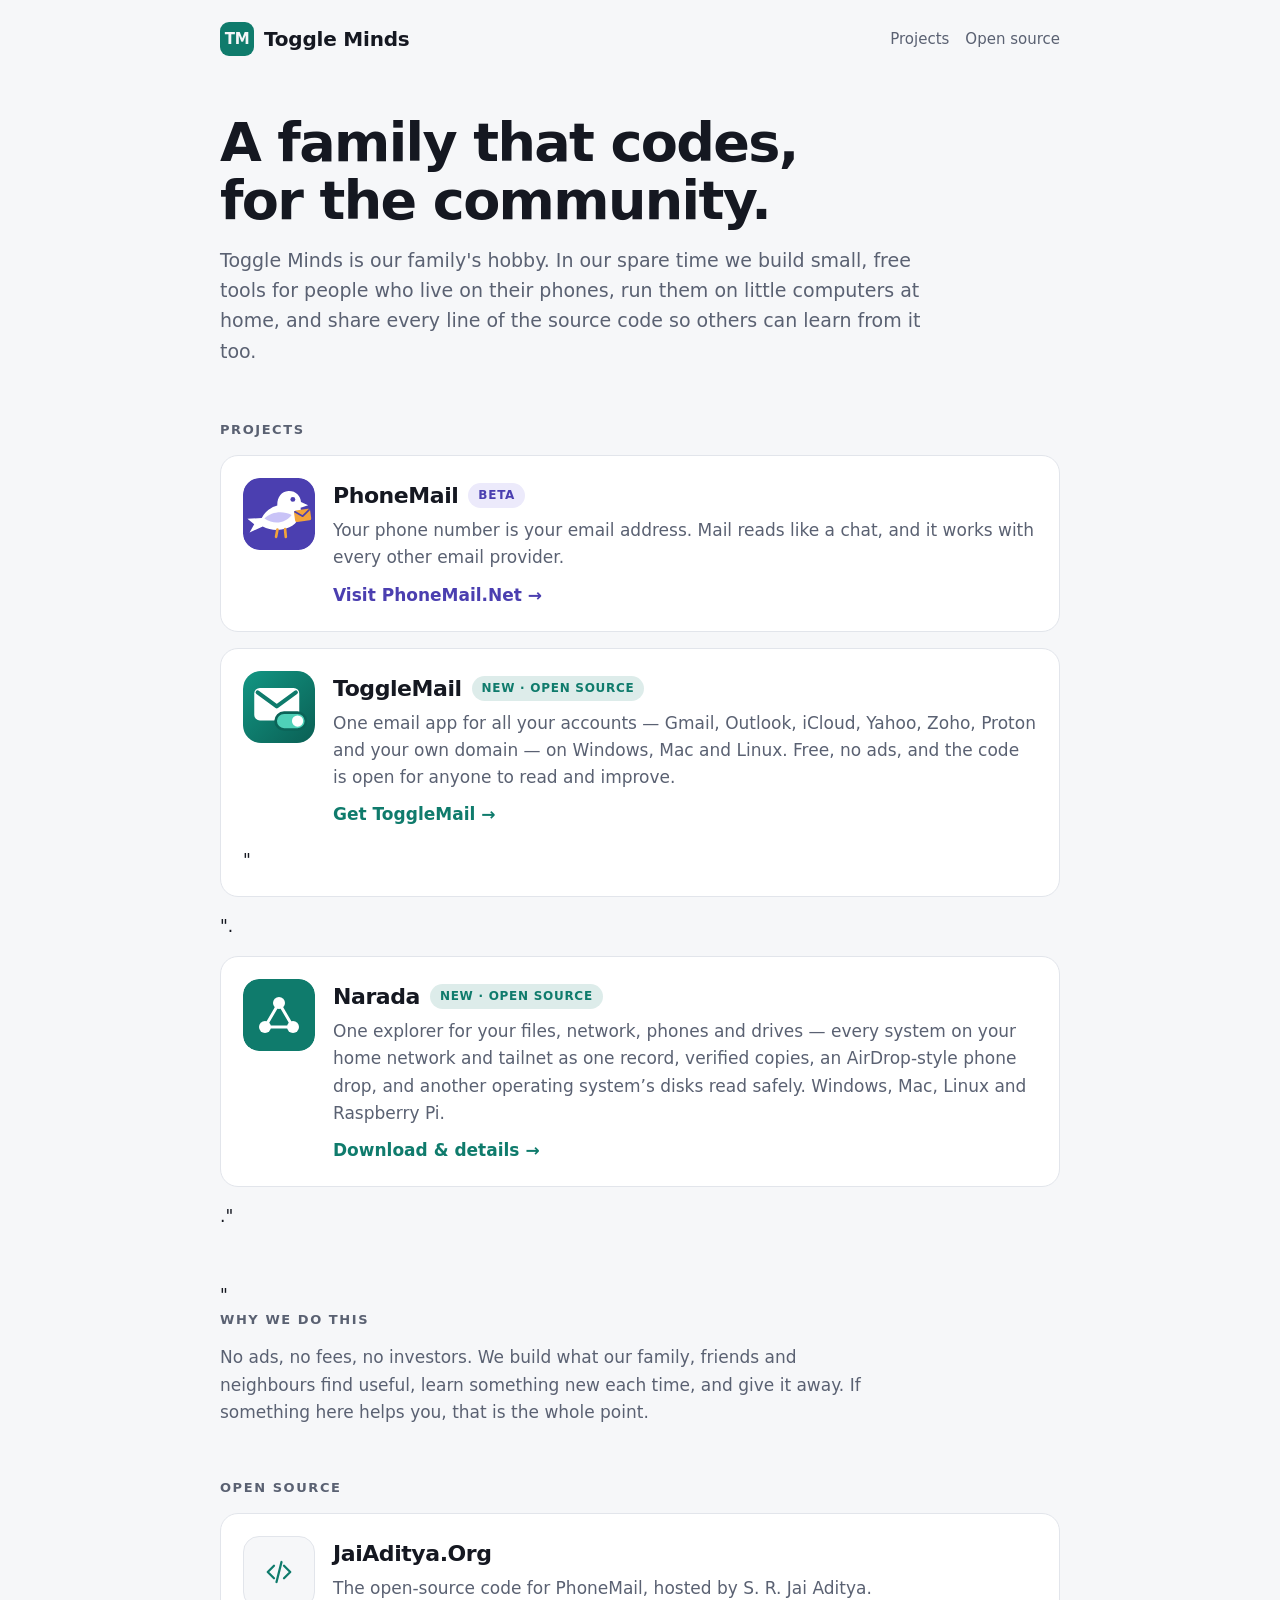
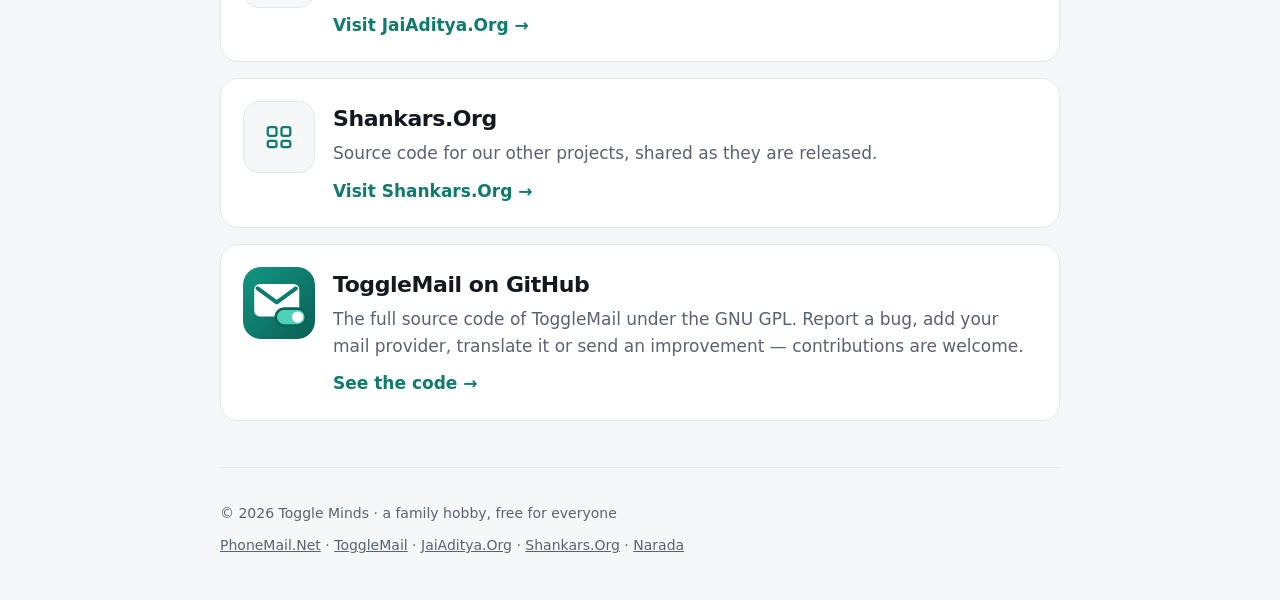
<file: index.html>
<!doctype html>
<html lang="en">
<head>
<meta charset="utf-8">
<meta name="viewport" content="width=device-width, initial-scale=1">
<title>Toggle Minds</title>
<meta name="description" content="Toggle Minds is a family that codes for fun and for the community: small, free tools for people who live on their phones, with all the source code shared. Our projects are PhoneMail, ToggleMail and Narada.">
<link rel="icon" href="/favicon.svg" type="image/svg+xml">
<style>
  :root {
    --bg: #f6f7f9; --card: #ffffff; --ink: #151821; --muted: #5a6172; --line: #e2e5eb;
    --accent: #0f7b6c; --pm: #4B3FB0; --pm-tint: #ECEAFB;
    color-scheme: light;
  }
  @media (prefers-color-scheme: dark) {
    :root { --bg: #0f1116; --card: #171a22; --ink: #e8eaf0; --muted: #9aa1b2; --line: #272b36;
      --accent: #4fd1b8; --pm: #8C82F2; --pm-tint: #2A2650; color-scheme: dark; }
  }
  * { box-sizing: border-box; }
  body { margin: 0; background: var(--bg); color: var(--ink);
    font: 17px/1.6 system-ui, -apple-system, "Segoe UI", Roboto, "Noto Sans", sans-serif; }
  .wrap { max-width: 880px; margin: 0 auto; padding-inline: 20px; }
  header { padding-block: 22px; display: flex; align-items: center; justify-content: space-between; gap: 12px; }
  .brand { display: flex; align-items: center; gap: 10px; font-weight: 750; font-size: 20px; letter-spacing: -0.01em; color: var(--ink); text-decoration: none; }
  .mono { width: 34px; height: 34px; border-radius: 9px; background: var(--accent); color: var(--bg); display: grid; place-items: center;
    font-weight: 800; font-size: 15px; letter-spacing: -0.03em; }
  nav { white-space: nowrap; }
  nav a { color: var(--muted); text-decoration: none; margin-left: 16px; font-size: 15px; }
  nav a:hover { color: var(--ink); }
  .hero { padding-block: 36px 28px; }
  .hero h1 { font-size: clamp(34px, 6vw, 54px); line-height: 1.08; letter-spacing: -0.03em; margin: 0 0 14px; text-wrap: balance; }
  .hero p { color: var(--muted); max-width: 60ch; margin: 0; font-size: 19px; }
  section { padding-block: 26px; }
  h2 { font-size: 13px; text-transform: uppercase; letter-spacing: 0.12em; color: var(--muted); margin: 0 0 14px; font-weight: 700; }
  .cards { display: grid; gap: 16px; }
  .card { display: grid; grid-template-columns: 72px 1fr; gap: 18px; align-items: start; background: var(--card);
    border: 1px solid var(--line); border-radius: 18px; padding: 22px; text-decoration: none; color: inherit;
    transition: border-color .15s, transform .15s; }
  .card:hover { border-color: var(--accent); transform: translateY(-1px); }
  .card.pm:hover { border-color: var(--pm); }
  .card img, .card .icon { width: 72px; height: 72px; border-radius: 16px; }
  .card .icon { background: var(--bg); border: 1px solid var(--line); color: var(--accent); display: grid; place-items: center; }
  .card h3 { margin: 0 0 4px; font-size: 22px; letter-spacing: -0.02em; display: flex; flex-wrap: wrap; align-items: center; gap: 10px; }
  .badge { font-size: 12px; font-weight: 700; letter-spacing: .06em; text-transform: uppercase; color: var(--pm);
    background: var(--pm-tint); border-radius: 999px; padding: 3px 10px; }
  .card p { margin: 0 0 10px; color: var(--muted); }
  .go { color: var(--accent); font-weight: 650; }
  .why { margin: 0; color: var(--muted); max-width: 62ch; }
  .card.pm .go { color: var(--pm); }
  .badge.tm { color: var(--accent); background: color-mix(in srgb, var(--accent) 14%, transparent); }
  footer { padding-block: 34px 44px; color: var(--muted); font-size: 14px; border-top: 1px solid var(--line); margin-top: 20px;
    display: flex; flex-wrap: wrap; justify-content: space-between; gap: 10px; }
  footer a { color: var(--muted); }
  @media (max-width: 720px) {
    nav a { margin-left: 12px; font-size: 14px; }
    .card { grid-template-columns: 56px 1fr; padding: 18px; }
    .card img, .card .icon { width: 56px; height: 56px; border-radius: 13px; }
  }
</style>
</head>
<body>
<div class="wrap">
  <header>
    <a class="brand" href="/"><span class="mono" aria-hidden="true">TM</span><span>Toggle Minds</span></a>
    <nav><a href="#projects">Projects</a><a href="#open-source">Open source</a></nav>
  </header>

  <div class="hero">
    <h1>A family that codes, for the community.</h1>
    <p>Toggle Minds is our family's hobby. In our spare time we build small, free tools for people who live on their phones, run them on little computers at home, and share every line of the source code so others can learn from it too.</p>
  </div>

  <section id="projects">
    <h2>Projects</h2>
    <div class="cards">
      <a class="card pm" href="https://phonemail.net/">
        <img src="/phonemail-logo.svg" alt="">
        <div>
          <h3>PhoneMail <span class="badge">Beta</span></h3>
          <p>Your phone number is your email address. Mail reads like a chat, and it works with every other email provider.</p>
          <span class="go">Visit PhoneMail.Net &rarr;</span>
        </div>
      </a>
      <a class="card" href="/togglemail/">
        <img src="/togglemail-logo.svg" alt="">
        <div>
          <h3>ToggleMail <span class="badge tm">New &middot; open source</span></h3>
          <p>One email app for all your accounts &mdash; Gmail, Outlook, iCloud, Yahoo, Zoho, Proton and your own domain &mdash; on Windows, Mac and Linux. Free, no ads, and the code is open for anyone to read and improve.</p>
          <span class="go">Get ToggleMail &rarr;</span>
        </div>"
      </a>
".      <a class="card" href="/narada/">
        <img src="/narada-logo.svg" alt="">
        <div>
          <h3>Narada <span class="badge tm">New &middot; open source</span></h3>
          <p>One explorer for your files, network, phones and drives &mdash; every system on your home network and tailnet as one record, verified copies, an AirDrop-style phone drop, and another operating system&rsquo;s disks read safely. Windows, Mac, Linux and Raspberry Pi.</p>
          <span class="go">Download &amp; details &rarr;</span>
        </div>
      </a>
."    </div>
  </section>

  <section id="why">"
    <h2>Why we do this</h2>
    <p class="why">No ads, no fees, no investors. We build what our family, friends and neighbours find useful, learn something new each time, and give it away. If something here helps you, that is the whole point.</p>
  </section>

  <section id="open-source">
    <h2>Open source</h2>
    <div class="cards">
      <a class="card" href="https://jaiaditya.org/">
        <span class="icon" aria-hidden="true"><svg viewBox="0 0 24 24" width="30" height="30" fill="none" stroke="currentColor" stroke-width="1.8" stroke-linecap="round" stroke-linejoin="round"><path d="m8 7-5 5 5 5"/><path d="m16 7 5 5-5 5"/><path d="m14 4-4 16"/></svg></span>
        <div>
          <h3>JaiAditya.Org</h3>
          <p>The open-source code for PhoneMail, hosted by S.&nbsp;R. Jai Aditya.</p>
          <span class="go">Visit JaiAditya.Org &rarr;</span>
        </div>
      </a>
      <a class="card" href="https://shankars.org/">
        <span class="icon" aria-hidden="true"><svg viewBox="0 0 24 24" width="30" height="30" fill="none" stroke="currentColor" stroke-width="1.8" stroke-linecap="round" stroke-linejoin="round"><rect x="3" y="4" width="7" height="7" rx="1.5"/><rect x="14" y="4" width="7" height="7" rx="1.5"/><rect x="3" y="15" width="7" height="5" rx="1.5"/><rect x="14" y="15" width="7" height="5" rx="1.5"/></svg></span>
        <div>
          <h3>Shankars.Org</h3>
          <p>Source code for our other projects, shared as they are released.</p>
          <span class="go">Visit Shankars.Org &rarr;</span>
        </div>
      </a>
      <a class="card" href="https://github.com/ShankarOnline/togglemail">
        <img src="/togglemail-logo.svg" alt="">
        <div>
          <h3>ToggleMail on GitHub</h3>
          <p>The full source code of ToggleMail under the GNU GPL. Report a bug, add your mail provider, translate it or send an improvement &mdash; contributions are welcome.</p>
          <span class="go">See the code &rarr;</span>
        </div>
      </a>
    </div>
  </section>

  <footer>
    <span>&copy; <span id="yr">2026</span> Toggle Minds &middot; a family hobby, free for everyone</span>
    <span><a href="https://phonemail.net/">PhoneMail.Net</a> &middot; <a href="/togglemail/">ToggleMail</a> &middot; <a href="https://jaiaditya.org/">JaiAditya.Org</a> &middot; <a href="https://shankars.org/">Shankars.Org</a> &middot; <a href="https://shankaronline.github.io/navsuite-site/">Narada</a></span>
  </footer>
</div>
<script>document.getElementById('yr').textContent = new Date().getFullYear();</script>
</body>
</html>
</file>
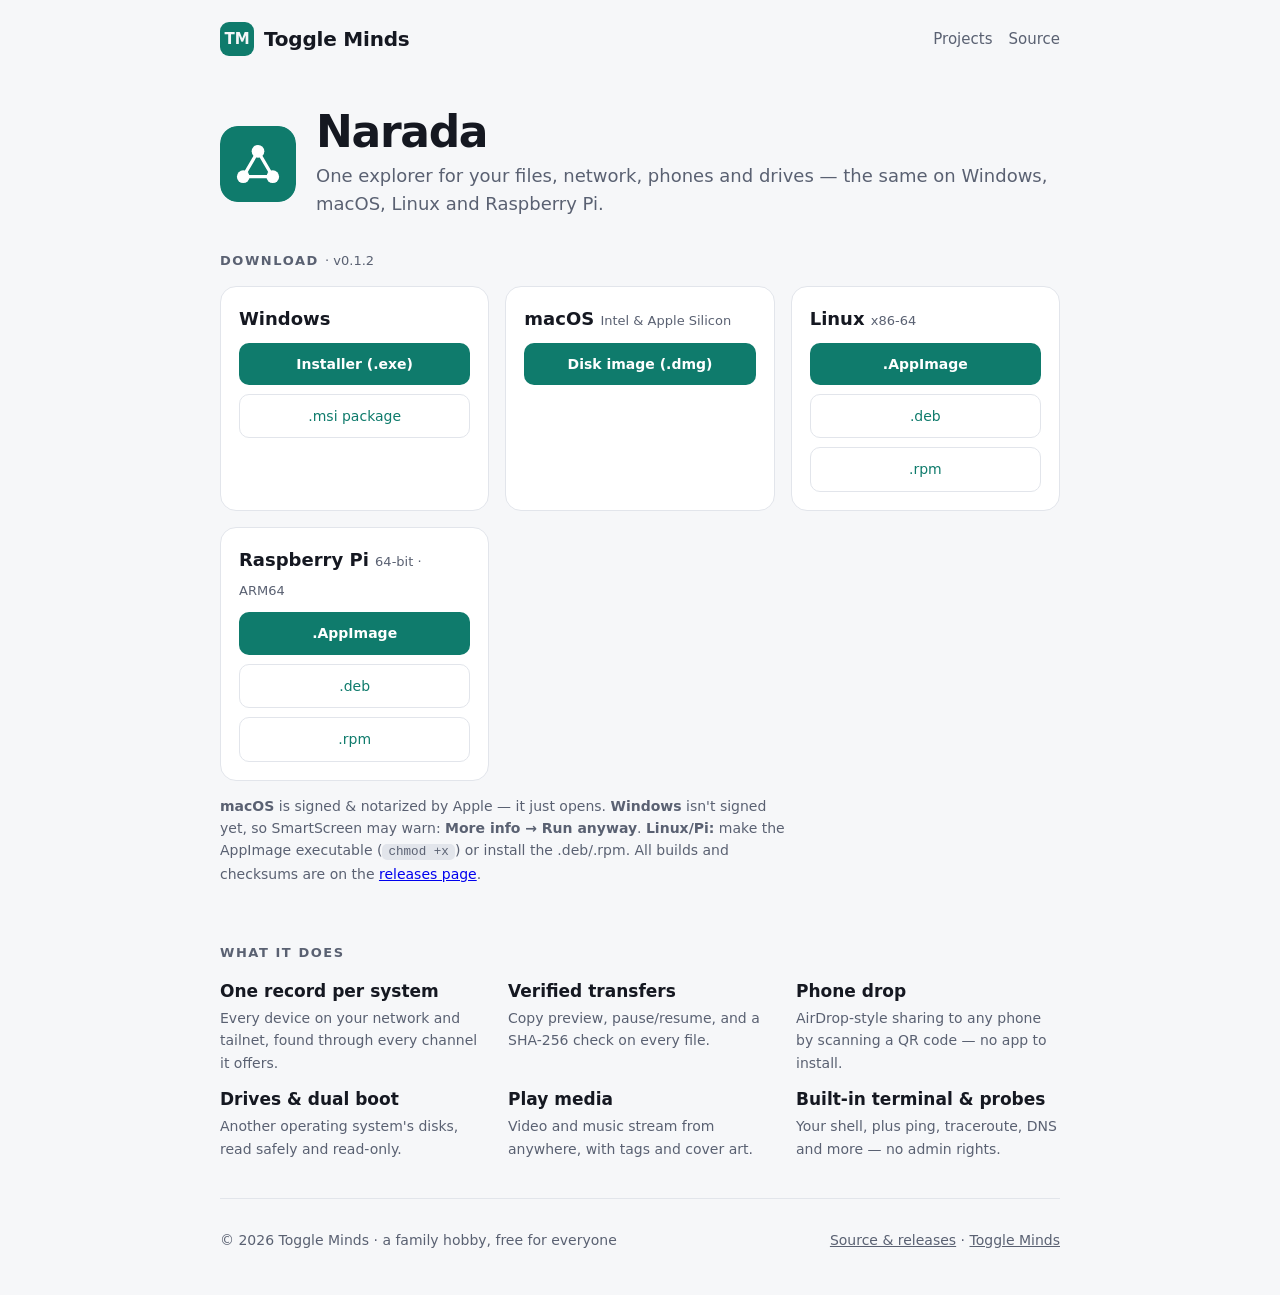
<file: narada/index.html>
<!doctype html>
<html lang="en">
<head>
<meta charset="utf-8">
<meta name="viewport" content="width=device-width, initial-scale=1">
<title>Narada — Toggle Minds</title>
<meta name="description" content="Narada: one explorer for files, networks, phones and drives. Free and open source, for Windows, macOS, Linux and Raspberry Pi.">
<link rel="icon" href="/favicon.svg" type="image/svg+xml">
<style>
  :root {
    --bg: #f6f7f9; --card: #ffffff; --ink: #151821; --muted: #5a6172; --line: #e2e5eb;
    --accent: #0f7b6c; --accent-ink: #ffffff;
    color-scheme: light;
  }
  @media (prefers-color-scheme: dark) {
    :root { --bg: #0f1116; --card: #171a22; --ink: #e8eaf0; --muted: #9aa1b2; --line: #272b36;
      --accent: #4fd1b8; --accent-ink: #0b0d12; color-scheme: dark; }
  }
  * { box-sizing: border-box; }
  body { margin: 0; background: var(--bg); color: var(--ink);
    font: 17px/1.6 system-ui, -apple-system, "Segoe UI", Roboto, "Noto Sans", sans-serif; }
  .wrap { max-width: 880px; margin: 0 auto; padding-inline: 20px; }
  header { padding-block: 22px; display: flex; align-items: center; justify-content: space-between; gap: 12px; }
  .brand { display: flex; align-items: center; gap: 10px; font-weight: 750; font-size: 20px; letter-spacing: -0.01em; color: var(--ink); text-decoration: none; }
  .mono { width: 34px; height: 34px; border-radius: 9px; background: var(--accent); color: var(--bg); display: grid; place-items: center; font-weight: 800; font-size: 15px; }
  nav a { color: var(--muted); text-decoration: none; margin-left: 16px; font-size: 15px; }
  nav a:hover { color: var(--ink); }
  .hero { padding-block: 30px 10px; display: grid; grid-template-columns: 76px 1fr; gap: 20px; align-items: center; }
  .hero img { width: 76px; height: 76px; border-radius: 18px; }
  .hero h1 { font-size: clamp(30px, 5vw, 44px); line-height: 1.08; letter-spacing: -0.03em; margin: 0 0 6px; }
  .hero p { color: var(--muted); margin: 0; font-size: 18px; }
  section { padding-block: 22px; }
  h2 { font-size: 13px; text-transform: uppercase; letter-spacing: 0.12em; color: var(--muted); margin: 0 0 14px; font-weight: 700; }
  .ver { color: var(--muted); font-weight: 400; letter-spacing: 0; text-transform: none; }
  .dl { display: grid; grid-template-columns: repeat(auto-fit, minmax(210px, 1fr)); gap: 16px; }
  .os { border: 1px solid var(--line); border-radius: 16px; padding: 18px; background: var(--card); display: flex; flex-direction: column; gap: 9px; min-width: 0; }
  .os h3 { margin: 0; font-size: 18px; }
  .os .sub { color: var(--muted); font-size: 13px; font-weight: 400; }
  .btn { display: block; text-align: center; padding: 10px 12px; border-radius: 10px; background: var(--accent); color: var(--accent-ink); font-weight: 650; text-decoration: none; font-size: 14px; }
  .btn.ghost { background: transparent; color: var(--accent); border: 1px solid var(--line); font-weight: 500; }
  .btn:hover { filter: brightness(1.07); }
  .note { color: var(--muted); font-size: 14px; max-width: 64ch; }
  .note code { background: var(--line); padding: 1px 6px; border-radius: 5px; font-size: .9em; }
  .feat { display: grid; grid-template-columns: repeat(auto-fit, minmax(230px, 1fr)); gap: 12px 24px; }
  .feat div { min-width: 0; }
  .feat b { display: block; }
  .feat p { margin: 2px 0 0; color: var(--muted); font-size: 14px; }
  footer { padding-block: 30px 44px; color: var(--muted); font-size: 14px; border-top: 1px solid var(--line); margin-top: 16px;
    display: flex; flex-wrap: wrap; justify-content: space-between; gap: 10px; }
  footer a { color: var(--muted); }
  @media (max-width: 600px) { .hero { grid-template-columns: 1fr; } .hero img { width: 60px; height: 60px; } }
</style>
</head>
<body>
<div class="wrap">
  <header>
    <a class="brand" href="/"><span class="mono" aria-hidden="true">TM</span><span>Toggle Minds</span></a>
    <nav><a href="/#projects">Projects</a><a href="https://github.com/ShankarOnline/navsuite" target="_blank" rel="noopener">Source</a></nav>
  </header>

  <div class="hero">
    <img src="/narada-logo.svg" alt="">
    <div>
      <h1>Narada</h1>
      <p>One explorer for your files, network, phones and drives — the same on Windows, macOS, Linux and Raspberry&nbsp;Pi.</p>
    </div>
  </div>

  <section>
    <h2>Download <span class="ver">· v0.1.2</span></h2>
    <div class="dl">
      <div class="os">
        <h3>Windows</h3>
        <a class="btn" href="https://github.com/ShankarOnline/navsuite/releases/download/v0.1.2/Narada_0.1.2_x64-setup.exe">Installer (.exe)</a>
        <a class="btn ghost" href="https://github.com/ShankarOnline/navsuite/releases/download/v0.1.2/Narada_0.1.2_x64_en-US.msi">.msi package</a>
      </div>
      <div class="os">
        <h3>macOS <span class="sub">Intel &amp; Apple&nbsp;Silicon</span></h3>
        <a class="btn" href="https://github.com/ShankarOnline/navsuite/releases/download/v0.1.2/Narada_0.1.2_universal.dmg">Disk image (.dmg)</a>
      </div>
      <div class="os">
        <h3>Linux <span class="sub">x86-64</span></h3>
        <a class="btn" href="https://github.com/ShankarOnline/navsuite/releases/download/v0.1.2/Narada_0.1.2_amd64.AppImage">.AppImage</a>
        <a class="btn ghost" href="https://github.com/ShankarOnline/navsuite/releases/download/v0.1.2/Narada_0.1.2_amd64.deb">.deb</a>
        <a class="btn ghost" href="https://github.com/ShankarOnline/navsuite/releases/download/v0.1.2/Narada-0.1.2-1.x86_64.rpm">.rpm</a>
      </div>
      <div class="os">
        <h3>Raspberry Pi <span class="sub">64-bit · ARM64</span></h3>
        <a class="btn" href="https://github.com/ShankarOnline/navsuite/releases/download/v0.1.2/Narada_0.1.2_aarch64.AppImage">.AppImage</a>
        <a class="btn ghost" href="https://github.com/ShankarOnline/navsuite/releases/download/v0.1.2/Narada_0.1.2_arm64.deb">.deb</a>
        <a class="btn ghost" href="https://github.com/ShankarOnline/navsuite/releases/download/v0.1.2/Narada-0.1.2-1.aarch64.rpm">.rpm</a>
      </div>
    </div>
    <p class="note" style="margin-top:14px"><b>macOS</b> is signed &amp; notarized by Apple — it just opens. <b>Windows</b> isn't signed yet, so SmartScreen may warn: <b>More info → Run anyway</b>. <b>Linux/Pi:</b> make the AppImage executable (<code>chmod +x</code>) or install the .deb/.rpm. All builds and checksums are on the <a href="https://github.com/ShankarOnline/navsuite/releases/latest" target="_blank" rel="noopener">releases page</a>.</p>
  </section>

  <section>
    <h2>What it does</h2>
    <div class="feat">
      <div><b>One record per system</b><p>Every device on your network and tailnet, found through every channel it offers.</p></div>
      <div><b>Verified transfers</b><p>Copy preview, pause/resume, and a SHA-256 check on every file.</p></div>
      <div><b>Phone drop</b><p>AirDrop-style sharing to any phone by scanning a QR code — no app to install.</p></div>
      <div><b>Drives &amp; dual boot</b><p>Another operating system's disks, read safely and read-only.</p></div>
      <div><b>Play media</b><p>Video and music stream from anywhere, with tags and cover art.</p></div>
      <div><b>Built-in terminal &amp; probes</b><p>Your shell, plus ping, traceroute, DNS and more — no admin rights.</p></div>
    </div>
  </section>

  <footer>
    <span>&copy; <span id="yr">2026</span> Toggle Minds &middot; a family hobby, free for everyone</span>
    <span><a href="https://github.com/ShankarOnline/navsuite" target="_blank" rel="noopener">Source &amp; releases</a> &middot; <a href="/">Toggle&nbsp;Minds</a></span>
  </footer>
</div>
<script>document.getElementById('yr').textContent = new Date().getFullYear();</script>
</body>
</html>
</file>
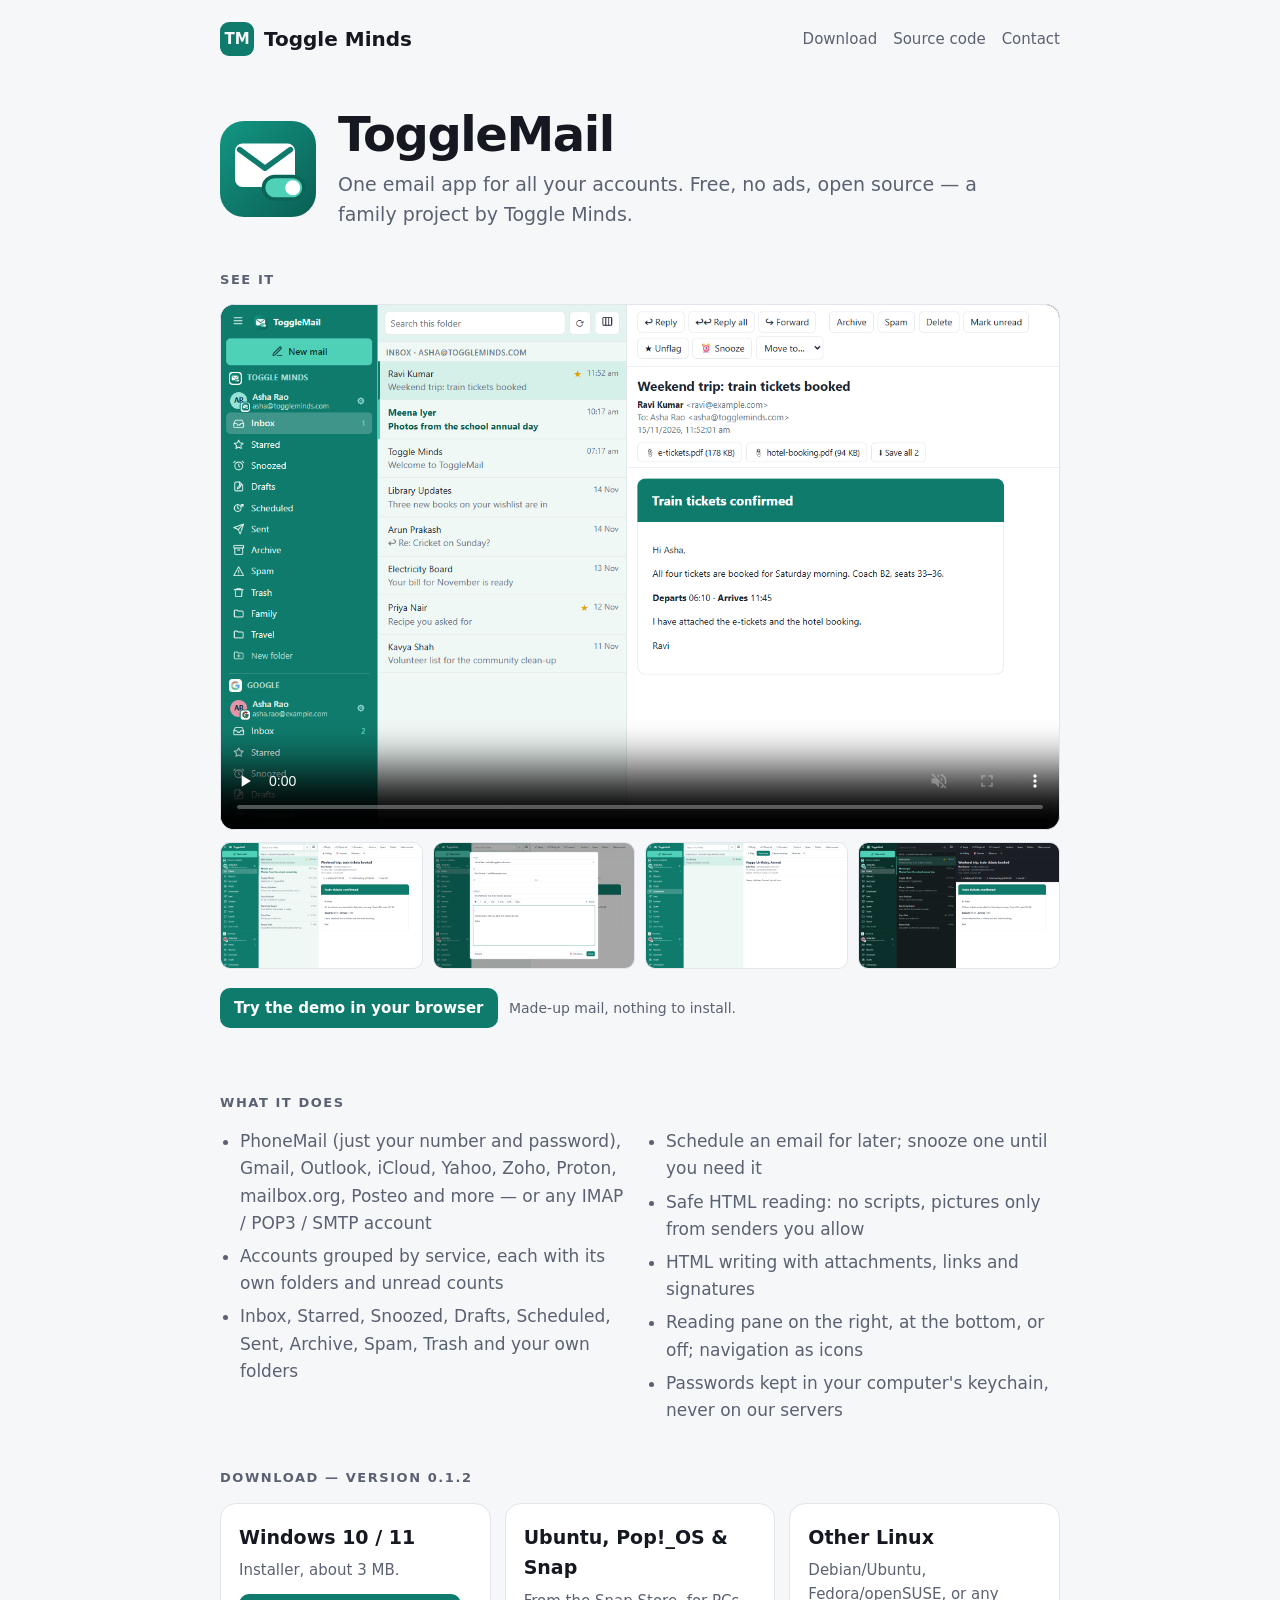
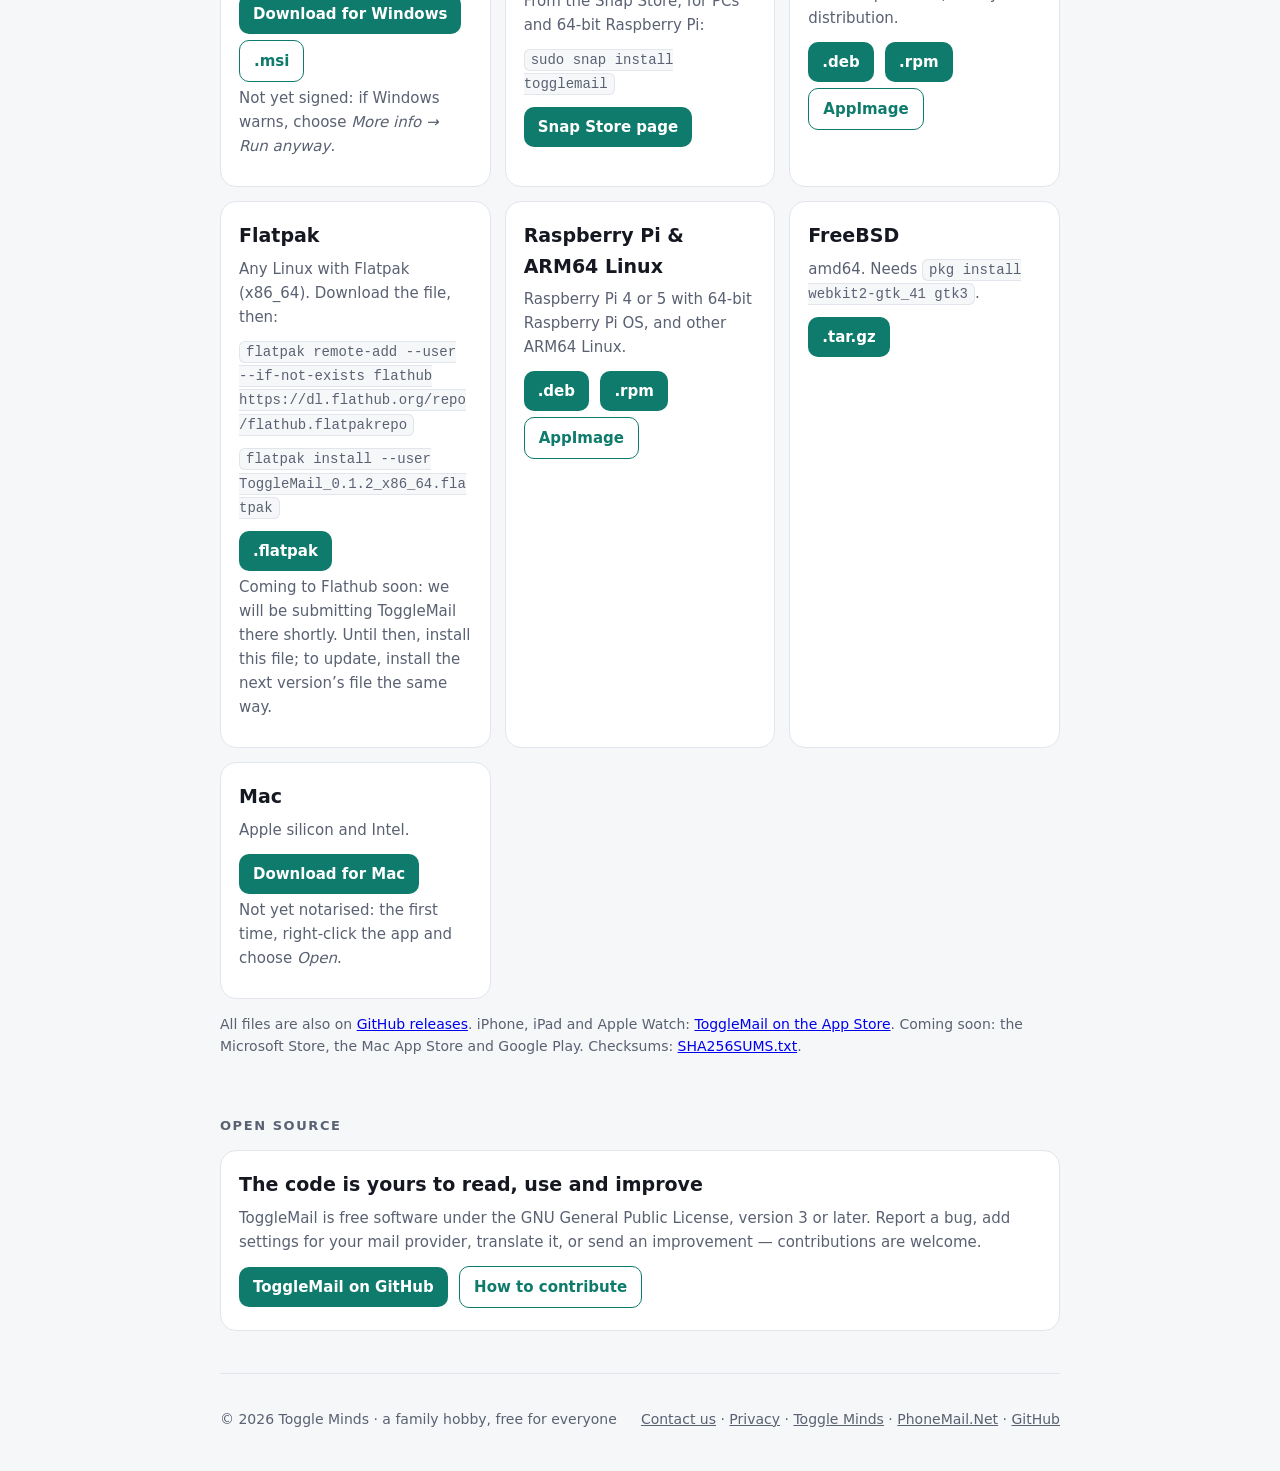
<file: togglemail/index.html>
<!doctype html>
<html lang="en">
<head>
<meta charset="utf-8">
<meta name="viewport" content="width=device-width, initial-scale=1">
<title>ToggleMail · Toggle Minds</title>
<meta name="description" content="ToggleMail: one free, open-source email app for all your accounts (Gmail, Outlook, iCloud, Yahoo, Zoho, Proton, your own domain) on Windows, Mac and Linux. A family project by Toggle Minds.">
<link rel="icon" href="/togglemail-logo.svg" type="image/svg+xml">
<style>
  :root {
    --bg: #f6f7f9; --card: #ffffff; --ink: #151821; --muted: #5a6172; --line: #e2e5eb;
    --accent: #0f7b6c; --mint: #4fd1b8; color-scheme: light;
  }
  @media (prefers-color-scheme: dark) {
    :root { --bg: #0f1116; --card: #171a22; --ink: #e8eaf0; --muted: #9aa1b2; --line: #272b36;
      --accent: #4fd1b8; color-scheme: dark; }
  }
  * { box-sizing: border-box; }
  body { margin: 0; background: var(--bg); color: var(--ink);
    font: 17px/1.6 system-ui, -apple-system, "Segoe UI", Roboto, "Noto Sans", sans-serif; }
  .wrap { max-width: 880px; margin: 0 auto; padding-inline: 20px; }
  header { padding-block: 22px; display: flex; align-items: center; justify-content: space-between; gap: 12px; }
  .brand { display: flex; align-items: center; gap: 10px; font-weight: 750; font-size: 20px; color: var(--ink); text-decoration: none; }
  .mono { width: 34px; height: 34px; border-radius: 9px; background: var(--accent); color: var(--bg); display: grid; place-items: center; font-weight: 800; font-size: 15px; }
  nav a { color: var(--muted); text-decoration: none; margin-left: 16px; font-size: 15px; }
  nav a:hover { color: var(--ink); }
  .hero { padding-block: 30px 18px; display: grid; grid-template-columns: 96px 1fr; gap: 22px; align-items: center; }
  .hero img { width: 96px; height: 96px; }
  .hero h1 { font-size: clamp(32px, 6vw, 48px); line-height: 1.1; letter-spacing: -0.03em; margin: 0 0 8px; }
  .hero p { color: var(--muted); margin: 0; font-size: 19px; max-width: 58ch; }
  section { padding-block: 22px; }
  h2 { font-size: 13px; text-transform: uppercase; letter-spacing: 0.12em; color: var(--muted); margin: 0 0 14px; font-weight: 700; }
  .grid { display: grid; grid-template-columns: repeat(auto-fit, minmax(250px, 1fr)); gap: 14px; }
  .box { background: var(--card); border: 1px solid var(--line); border-radius: 16px; padding: 18px; }
  .box h3 { margin: 0 0 6px; font-size: 19px; }
  .box p { margin: 0 0 10px; color: var(--muted); font-size: 15px; }
  .btn { display: inline-block; background: var(--accent); color: #fff; text-decoration: none; font-weight: 650;
    border-radius: 10px; padding: 8px 14px; margin: 2px 6px 4px 0; font-size: 15px; }
  @media (prefers-color-scheme: dark) { .btn { color: #08201c; } }
  .btn.alt { background: transparent; color: var(--accent); border: 1px solid var(--accent); }
  code { background: var(--bg); border: 1px solid var(--line); border-radius: 6px; padding: 2px 6px; font-size: 14px; }
  ul.features { margin: 0; padding-left: 20px; color: var(--muted); columns: 2; column-gap: 32px; }
  ul.features li { margin-bottom: 6px; break-inside: avoid; }
  .note { color: var(--muted); font-size: 14px; }
  .box code { overflow-wrap: anywhere; }
  .tour { width: 100%; border-radius: 14px; border: 1px solid var(--line); background: #000; display: block; }
  .shots { display: grid; grid-template-columns: repeat(auto-fit, minmax(190px, 1fr)); gap: 10px; margin: 12px 0; }
  .shots img { width: 100%; border-radius: 10px; border: 1px solid var(--line); display: block; }
  footer { padding-block: 34px 44px; color: var(--muted); font-size: 14px; border-top: 1px solid var(--line); margin-top: 20px;
    display: flex; flex-wrap: wrap; justify-content: space-between; gap: 10px; }
  footer a { color: var(--muted); }
  @media (max-width: 640px) { .hero { grid-template-columns: 64px 1fr; } .hero img { width: 64px; height: 64px; } ul.features { columns: 1; } }
</style>
</head>
<body>
<div class="wrap">
  <header>
    <a class="brand" href="/"><span class="mono" aria-hidden="true">TM</span><span>Toggle Minds</span></a>
    <nav><a href="#download">Download</a><a href="#source">Source code</a><a href="contact/">Contact</a></nav>
  </header>

  <div class="hero">
    <img src="/togglemail-logo.svg" alt="">
    <div>
      <h1>ToggleMail</h1>
      <p>One email app for all your accounts. Free, no ads, open source &mdash; a family project by Toggle Minds.</p>
    </div>
  </div>

  <section>
    <h2>See it</h2>
    <video class="tour" src="media/ToggleMail-tour-1920x1080.mp4" poster="media/01-inbox-1280x800-light.png"
      controls muted playsinline preload="none"></video>
    <div class="shots">
      <a href="media/01-inbox-1280x800-light.png"><img src="media/01-inbox-1280x800-light.png" alt="Inbox with an email open" loading="lazy"></a>
      <a href="media/03-compose-1280x800-light.png"><img src="media/03-compose-1280x800-light.png" alt="Writing an email" loading="lazy"></a>
      <a href="media/04-scheduled-1280x800-light.png"><img src="media/04-scheduled-1280x800-light.png" alt="Scheduled email" loading="lazy"></a>
      <a href="media/01-inbox-1280x800-dark.png"><img src="media/01-inbox-1280x800-dark.png" alt="Dark mode" loading="lazy"></a>
    </div>
    <p><a class="btn" href="demo/">Try the demo in your browser</a>
      <span class="note">Made-up mail, nothing to install.</span></p>
  </section>

  <section>
    <h2>What it does</h2>
    <ul class="features">
      <li>PhoneMail (just your number and password), Gmail, Outlook, iCloud, Yahoo, Zoho, Proton, mailbox.org, Posteo and more &mdash; or any IMAP / POP3 / SMTP account</li>
      <li>Accounts grouped by service, each with its own folders and unread counts</li>
      <li>Inbox, Starred, Snoozed, Drafts, Scheduled, Sent, Archive, Spam, Trash and your own folders</li>
      <li>Schedule an email for later; snooze one until you need it</li>
      <li>Safe HTML reading: no scripts, pictures only from senders you allow</li>
      <li>HTML writing with attachments, links and signatures</li>
      <li>Reading pane on the right, at the bottom, or off; navigation as icons</li>
      <li>Passwords kept in your computer's keychain, never on our servers</li>
    </ul>
  </section>

  <section id="download">
    <h2>Download &mdash; version 0.1.2</h2>
    <div class="grid">
      <div class="box">
        <h3>Windows 10 / 11</h3>
        <p>Installer, about 3 MB.</p>
        <a class="btn" href="https://github.com/ShankarOnline/togglemail/releases/download/v0.1.2/ToggleMail_0.1.2_x64-setup.exe">Download for Windows</a>
        <a class="btn alt" href="https://github.com/ShankarOnline/togglemail/releases/download/v0.1.2/ToggleMail_0.1.2_x64_en-US.msi">.msi</a>
        <p class="note">Not yet signed: if Windows warns, choose <em>More info &rarr; Run anyway</em>.</p>
      </div>
      <div class="box">
        <h3>Ubuntu, Pop!_OS &amp; Snap</h3>
        <p>From the Snap Store, for PCs and 64-bit Raspberry Pi:</p>
        <p><code>sudo snap install togglemail</code></p>
        <a class="btn" href="https://snapcraft.io/togglemail">Snap Store page</a>
      </div>
      <div class="box">
        <h3>Other Linux</h3>
        <p>Debian/Ubuntu, Fedora/openSUSE, or any distribution.</p>
        <a class="btn" href="https://github.com/ShankarOnline/togglemail/releases/download/v0.1.2/ToggleMail_0.1.2_amd64.deb">.deb</a>
        <a class="btn" href="https://github.com/ShankarOnline/togglemail/releases/download/v0.1.2/ToggleMail-0.1.2-1.x86_64.rpm">.rpm</a>
        <a class="btn alt" href="https://github.com/ShankarOnline/togglemail/releases/download/v0.1.2/ToggleMail_0.1.2_amd64.AppImage">AppImage</a>
      </div>
      <div class="box">
        <h3>Flatpak</h3>
        <p>Any Linux with Flatpak (x86_64). Download the file, then:</p>
        <p><code>flatpak remote-add --user --if-not-exists flathub https://dl.flathub.org/repo/flathub.flatpakrepo</code></p>
        <p><code>flatpak install --user ToggleMail_0.1.2_x86_64.flatpak</code></p>
        <a class="btn" href="https://github.com/ShankarOnline/togglemail/releases/download/v0.1.2/ToggleMail_0.1.2_x86_64.flatpak">.flatpak</a>
        <p class="note">Coming to Flathub soon: we will be submitting ToggleMail there shortly. Until then, install this file; to update, install the next version&rsquo;s file the same way.</p>
      </div>
      <div class="box">
        <h3>Raspberry Pi &amp; ARM64 Linux</h3>
        <p>Raspberry Pi 4 or 5 with 64-bit Raspberry Pi OS, and other ARM64 Linux.</p>
        <a class="btn" href="https://github.com/ShankarOnline/togglemail/releases/download/v0.1.2/ToggleMail_0.1.2_arm64.deb">.deb</a>
        <a class="btn" href="https://github.com/ShankarOnline/togglemail/releases/download/v0.1.2/ToggleMail-0.1.2-1.aarch64.rpm">.rpm</a>
        <a class="btn alt" href="https://github.com/ShankarOnline/togglemail/releases/download/v0.1.2/ToggleMail_0.1.2_aarch64.AppImage">AppImage</a>
      </div>
      <div class="box">
        <h3>FreeBSD</h3>
        <p>amd64. Needs <code>pkg install webkit2-gtk_41 gtk3</code>.</p>
        <a class="btn" href="https://github.com/ShankarOnline/togglemail/releases/download/v0.1.2/ToggleMail-freebsd-amd64.tar.gz">.tar.gz</a>
      </div>
      <div class="box">
        <h3>Mac</h3>
        <p>Apple silicon and Intel.</p>
        <a class="btn" href="https://github.com/ShankarOnline/togglemail/releases/download/v0.1.2/ToggleMail_0.1.2_universal.dmg">Download for Mac</a>
        <p class="note">Not yet notarised: the first time, right-click the app and choose <em>Open</em>.</p>
      </div>
    </div>
    <p class="note">All files are also on <a href="https://github.com/ShankarOnline/togglemail/releases/latest">GitHub releases</a>. iPhone, iPad and Apple Watch: <a href="https://apps.apple.com/app/togglemail/id6835174084">ToggleMail on the App Store</a>. Coming soon: the Microsoft Store, the Mac App Store and Google Play.
      Checksums: <a href="download/SHA256SUMS.txt">SHA256SUMS.txt</a>.</p>
  </section>

  <section id="source">
    <h2>Open source</h2>
    <div class="box">
      <h3>The code is yours to read, use and improve</h3>
      <p>ToggleMail is free software under the GNU General Public License, version 3 or later. Report a bug,
        add settings for your mail provider, translate it, or send an improvement &mdash; contributions are welcome.</p>
      <a class="btn" href="https://github.com/ShankarOnline/togglemail">ToggleMail on GitHub</a>
      <a class="btn alt" href="https://github.com/ShankarOnline/togglemail/blob/main/CONTRIBUTING.md">How to contribute</a>
    </div>
  </section>

  <footer>
    <span>&copy; 2026 Toggle Minds &middot; a family hobby, free for everyone</span>
    <span><a href="contact/">Contact us</a> &middot; <a href="privacy/">Privacy</a> &middot; <a href="/">Toggle Minds</a> &middot; <a href="https://phonemail.net/">PhoneMail.Net</a> &middot; <a href="https://github.com/ShankarOnline/togglemail">GitHub</a></span>
  </footer>
</div>
</body>
</html>
</file>
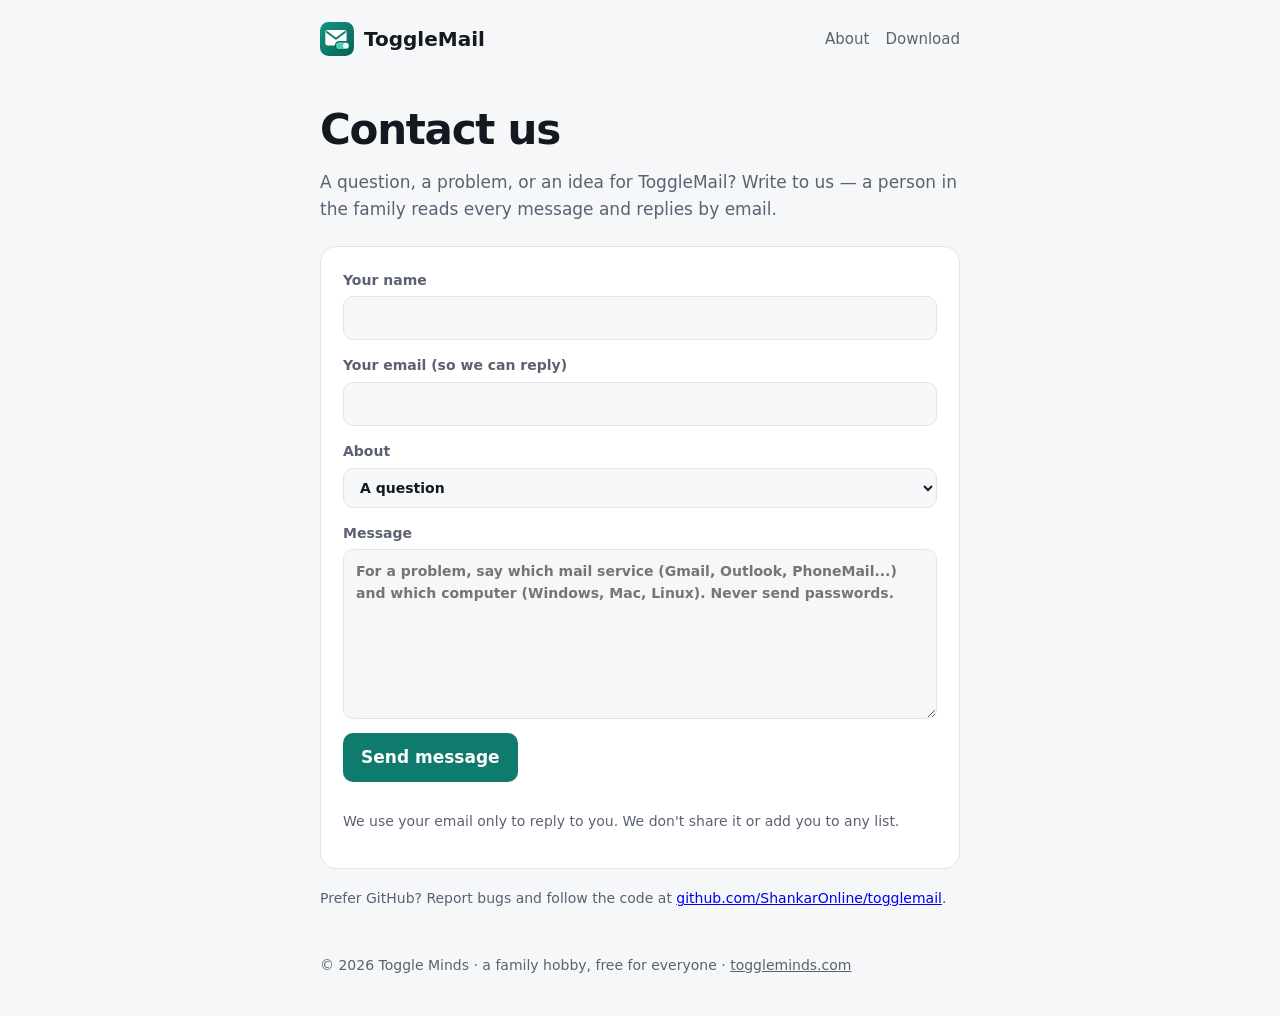
<file: togglemail/contact/index.html>
<!doctype html>
<html lang="en">
<head>
<meta charset="utf-8">
<meta name="viewport" content="width=device-width, initial-scale=1">
<title>Contact · ToggleMail</title>
<meta name="description" content="Ask a question, report a bug or suggest an idea for ToggleMail, the free email app by Toggle Minds.">
<link rel="icon" href="/togglemail-logo.svg" type="image/svg+xml">
<style>
  :root { --bg: #f6f7f9; --card: #ffffff; --ink: #151821; --muted: #5a6172; --line: #e2e5eb; --accent: #0f7b6c; --bad: #c62828; color-scheme: light; }
  @media (prefers-color-scheme: dark) {
    :root { --bg: #0f1116; --card: #171a22; --ink: #e8eaf0; --muted: #9aa1b2; --line: #272b36; --accent: #4fd1b8; --bad: #ff6b6b; color-scheme: dark; }
  }
  * { box-sizing: border-box; }
  body { margin: 0; background: var(--bg); color: var(--ink); font: 17px/1.6 system-ui, -apple-system, "Segoe UI", Roboto, "Noto Sans", sans-serif; }
  .wrap { max-width: 680px; margin: 0 auto; padding-inline: 20px; }
  header { padding-block: 22px; display: flex; align-items: center; justify-content: space-between; }
  .brand { display: flex; align-items: center; gap: 10px; font-weight: 750; font-size: 20px; color: var(--ink); text-decoration: none; }
  .brand img { width: 34px; height: 34px; }
  nav a { color: var(--muted); text-decoration: none; margin-left: 16px; font-size: 15px; }
  h1 { font-size: clamp(30px, 6vw, 42px); letter-spacing: -0.03em; margin: 18px 0 6px; }
  .sub { color: var(--muted); margin: 0 0 22px; }
  form { background: var(--card); border: 1px solid var(--line); border-radius: 16px; padding: 22px; display: grid; gap: 14px; }
  label { display: grid; gap: 5px; font-size: 14px; color: var(--muted); font-weight: 600; }
  input, select, textarea { font: inherit; color: var(--ink); background: var(--bg); border: 1px solid var(--line); border-radius: 10px; padding: 10px 12px; width: 100%; }
  textarea { min-height: 170px; resize: vertical; }
  input:focus, select:focus, textarea:focus { outline: 2px solid var(--accent); outline-offset: -1px; }
  .trap { position: absolute; left: -10000px; width: 1px; height: 1px; overflow: hidden; }
  button { font: inherit; font-weight: 650; background: var(--accent); color: #fff; border: 0; border-radius: 10px; padding: 11px 18px; cursor: pointer; justify-self: start; }
  @media (prefers-color-scheme: dark) { button { color: #08201c; } }
  .error { color: var(--bad); font-weight: 600; margin: 0; }
  .note { color: var(--muted); font-size: 14px; }
  .other { margin-top: 18px; }
  footer { padding-block: 30px 40px; color: var(--muted); font-size: 14px; }
  footer a { color: var(--muted); }
</style>
</head>
<body>
<div class="wrap">
  <header>
    <a class="brand" href="/togglemail/"><img src="/togglemail-logo.svg" alt=""><span>ToggleMail</span></a>
    <nav><a href="/togglemail/">About</a><a href="/togglemail/#download">Download</a></nav>
  </header>

  <h1>Contact us</h1>
  <p class="sub">A question, a problem, or an idea for ToggleMail? Write to us &mdash; a person in the family reads every message and replies by email.</p>

  <form method="post" action="/togglemail/contact/send">
    <p class="error" id="error" hidden></p>
    <label>Your name <input name="name" maxlength="100" autocomplete="name"></label>
    <label>Your email (so we can reply) <input name="email" type="email" required maxlength="200" autocomplete="email"></label>
    <label>About
      <select name="topic">
        <option value="question">A question</option>
        <option value="bug">Something isn't working</option>
        <option value="idea">An idea for a feature</option>
        <option value="other">Something else</option>
      </select>
    </label>
    <label>Message <textarea name="message" required minlength="10" maxlength="5000"
      placeholder="For a problem, say which mail service (Gmail, Outlook, PhoneMail...) and which computer (Windows, Mac, Linux). Never send passwords."></textarea></label>
    <div class="trap" aria-hidden="true"><label>Leave this empty <input name="website" tabindex="-1" autocomplete="off"></label></div>
    <button type="submit">Send message</button>
    <p class="note">We use your email only to reply to you. We don't share it or add you to any list.</p>
  </form>

  <p class="other note">Prefer GitHub? Report bugs and follow the code at
    <a href="https://github.com/ShankarOnline/togglemail/issues">github.com/ShankarOnline/togglemail</a>.</p>

  <footer>&copy; 2026 Toggle Minds &middot; a family hobby, free for everyone &middot; <a href="/">toggleminds.com</a></footer>
</div>
<script>
  const reasons = {
    email: 'Please enter an email address we can reply to.',
    message: 'Please write a little more (at least 10 characters).',
    long: 'That message is too long. Please shorten it.',
    busy: 'Too many messages from your connection just now. Please try again in an hour.',
  };
  const code = new URLSearchParams(location.search).get('error');
  if (code) { const e = document.getElementById('error'); e.textContent = reasons[code] || 'Something went wrong. Please try again.'; e.hidden = false; }
</script>
</body>
</html>
</file>
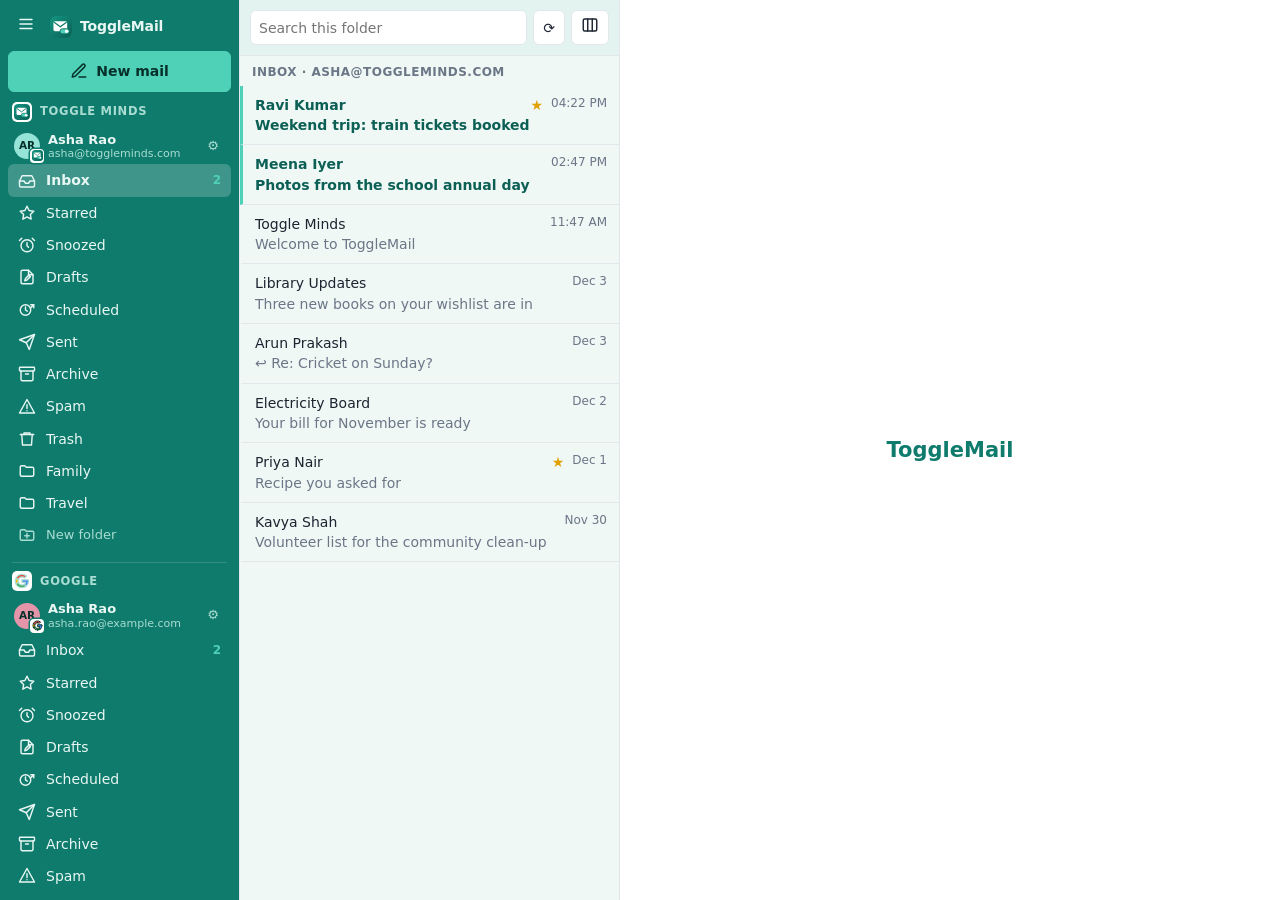
<file: togglemail/demo/index.html>
<!doctype html>
<html lang="en">
<head>
  <meta charset="utf-8">
  <meta name="viewport" content="width=device-width, initial-scale=1">
  <title>ToggleMail demo</title>
  <link rel="stylesheet" href="style.css">
</head>
<body>
  <div id="app">
    <aside id="sidebar">
      <div class="side-top">
        <button id="nav-toggle" class="icon side-btn" title="Collapse or expand the navigation">
          <svg viewBox="0 0 24 24"><path d="M4 6h16M4 12h16M4 18h16"/></svg>
        </button>
        <span class="brand"><img src="logo.svg" alt="" width="22" height="22"><span class="txt">ToggleMail</span></span>
      </div>
      <button id="compose-btn" class="primary" disabled title="New mail (N)">
        <svg viewBox="0 0 24 24"><path d="M12 20h9"/><path d="M16.5 3.5a2.1 2.1 0 0 1 3 3L7 19l-4 1 1-4Z"/></svg>
        <span class="txt">New mail</span>
      </button>
      <nav id="accounts"></nav>
      <button id="add-account-btn" class="ghost" title="Add account">
        <svg viewBox="0 0 24 24"><circle cx="9" cy="8" r="4"/><path d="M2 21a7 7 0 0 1 14 0"/><path d="M19 8v6M16 11h6"/></svg>
        <span class="txt">Add account</span>
      </button>
      <span class="grow"></span>
      <button id="settings-btn" class="ghost side-link" title="Settings">
        <svg viewBox="0 0 24 24"><circle cx="12" cy="12" r="3"/><path d="M19.4 15a1.7 1.7 0 0 0 .3 1.8l.1.1a2 2 0 1 1-2.8 2.8l-.1-.1a1.7 1.7 0 0 0-1.8-.3 1.7 1.7 0 0 0-1 1.5V21a2 2 0 1 1-4 0v-.1a1.7 1.7 0 0 0-1.1-1.5 1.7 1.7 0 0 0-1.8.3l-.1.1a2 2 0 1 1-2.8-2.8l.1-.1a1.7 1.7 0 0 0 .3-1.8 1.7 1.7 0 0 0-1.5-1H3a2 2 0 1 1 0-4h.1a1.7 1.7 0 0 0 1.5-1.1 1.7 1.7 0 0 0-.3-1.8l-.1-.1a2 2 0 1 1 2.8-2.8l.1.1a1.7 1.7 0 0 0 1.8.3H9a1.7 1.7 0 0 0 1-1.5V3a2 2 0 1 1 4 0v.1a1.7 1.7 0 0 0 1 1.5 1.7 1.7 0 0 0 1.8-.3l.1-.1a2 2 0 1 1 2.8 2.8l-.1.1a1.7 1.7 0 0 0-.3 1.8V9a1.7 1.7 0 0 0 1.5 1H21a2 2 0 1 1 0 4h-.1a1.7 1.7 0 0 0-1.5 1Z"/></svg>
        <span class="txt">Settings</span>
      </button>
    </aside>

    <section id="list-pane">
      <header class="pane-head">
        <input id="search" type="search" placeholder="Search this folder" autocomplete="off">
        <button id="refresh-btn" class="icon" title="Refresh (F5)">⟳</button>
        <div class="view-wrap">
          <button id="view-btn" class="icon" title="View options">
            <svg viewBox="0 0 24 24"><rect x="3" y="4" width="18" height="16" rx="2"/><path d="M9 4v16M15 4v16"/></svg>
          </button>
          <div id="view-menu" class="menu" hidden>
            <div class="menu-title">Reading pane</div>
            <label><input type="radio" name="pane" value="right"> Right (3 columns)</label>
            <label><input type="radio" name="pane" value="bottom"> Bottom</label>
            <label><input type="radio" name="pane" value="off"> Off (2 columns)</label>
            <div class="menu-title">Navigation</div>
            <label><input type="radio" name="nav" value="full"> Full</label>
            <label><input type="radio" name="nav" value="icons"> Icons only</label>
            <div class="menu-title">Colours</div>
            <label><input type="radio" name="tint" value="color"> Coloured columns</label>
            <label><input type="radio" name="tint" value="plain"> Plain</label>
          </div>
        </div>
      </header>
      <div id="list-title"></div>
      <ul id="messages"></ul>
      <button id="more-btn" class="ghost" hidden>Load older messages</button>
    </section>

    <main id="reader">
      <div id="reader-empty" class="empty">
        <h2>ToggleMail</h2>
        <p>Add an account to get started. Works with shankars.org, jaiaditya.org, knkoa.org,
          toggleminds.com, phonemail.net, Gmail, Outlook and any IMAP mail service.</p>
      </div>
      <article id="reader-msg" hidden>
        <div class="toolbar">
          <button id="back-btn" title="Back to the list (Esc)">← Back</button>
          <button data-act="reply">↩ Reply</button>
          <button data-act="replyall">↩↩ Reply all</button>
          <button data-act="forward">↪ Forward</button>
          <span class="sep"></span>
          <button data-act="archive" title="Archive">Archive</button>
          <button data-act="junk" title="Move to Junk">Junk</button>
          <button data-act="delete" title="Delete (Del)">Delete</button>
          <button data-act="unread">Mark unread</button>
          <button data-act="flag">☆ Flag</button>
          <button data-act="snooze" title="Hide until a later time">⏰ Snooze</button>
          <button data-act="unsnooze" title="Back to the inbox now">Unsnooze</button>
          <button data-act="sendnow" class="primary" title="Send this scheduled email now">Send now</button>
          <button data-act="unschedule" title="Don't send; move to Drafts">Cancel sending</button>
          <select id="move-to" title="Move to folder"><option value="">Move to…</option></select>
        </div>
        <h1 id="r-subject"></h1>
        <div class="meta">
          <div><strong id="r-from"></strong> <span id="r-from-email" class="muted"></span></div>
          <div class="muted" id="r-to"></div>
          <div class="muted" id="r-date"></div>
        </div>
        <div id="remote-banner" class="banner" hidden>
          Pictures from the internet are blocked to protect your privacy.
          <button id="show-images">Show pictures</button>
        </div>
        <ul id="r-attachments"></ul>
        <iframe id="r-body" sandbox="allow-same-origin" title="Message"></iframe>
      </article>
    </main>
  </div>

  <!-- Account form -->
  <dialog id="account-dlg">
    <form id="account-form" method="dialog">
      <h2 id="account-title">Add account</h2>
      <label>Your name <input name="name" placeholder="Shankar Raj"></label>
      <label>Email address <input name="email" type="email" required placeholder="you@shankars.org"></label>
      <div class="row">
        <label class="grow">Mail provider <select name="provider"><option value="">Automatic (from the address)</option></select></label>
        <label class="port">Incoming
          <select name="protocol"><option value="imap">IMAP</option><option value="pop3">POP3</option></select>
        </label>
      </div>
      <label>Password <input name="password" type="password" autocomplete="off"></label>
      <p id="provider-note" class="note"></p>
      <button type="button" id="app-password-btn" hidden>Get an app password</button>
      <details id="advanced">
        <summary>Server settings</summary>
        <label>User name <input name="username" placeholder="usually the full email address"></label>
        <div class="row">
          <label><span id="incoming-label">IMAP server</span> <input name="imap_host" required></label>
          <label class="port">Port <input name="imap_port" type="number" value="993" required></label>
          <label class="port">Security
            <select name="incoming_security"><option value="tls">SSL/TLS</option><option value="starttls">STARTTLS</option></select>
          </label>
        </div>
        <div class="row">
          <label>SMTP server <input name="smtp_host" required></label>
          <label class="port">Port <input name="smtp_port" type="number" value="587" required></label>
          <label class="port">Security
            <select name="smtp_security"><option value="starttls">STARTTLS</option><option value="tls">SSL/TLS</option></select>
          </label>
        </div>
        <label class="check"><input name="accept_invalid_certs" type="checkbox">
          Accept the server's own certificate (only for a bridge on this computer, such as Proton Mail Bridge)</label>
        <label>Signature (HTML allowed) <textarea name="signature" rows="3"></textarea></label>
      </details>
      <p id="account-error" class="error"></p>
      <div class="actions">
        <button type="button" id="account-remove" class="danger" hidden>Remove account</button>
        <span class="grow"></span>
        <button type="button" id="account-cancel">Cancel</button>
        <button type="submit" class="primary" id="account-save">Sign in</button>
      </div>
    </form>
  </dialog>

  <!-- Compose -->
  <dialog id="compose-dlg">
    <form id="compose-form" method="dialog">
      <div class="row">
        <label class="grow">From <select name="account"></select></label>
      </div>
      <label>To <input name="to" placeholder="name@example.com, another@example.com"></label>
      <div class="row">
        <label class="grow">Cc <input name="cc"></label>
        <label class="grow">Bcc <input name="bcc"></label>
      </div>
      <label>Subject <input name="subject"></label>
      <div class="editor-bar">
        <button type="button" data-cmd="bold"><b>B</b></button>
        <button type="button" data-cmd="italic"><i>I</i></button>
        <button type="button" data-cmd="underline"><u>U</u></button>
        <button type="button" data-cmd="insertUnorderedList">• List</button>
        <button type="button" data-cmd="insertOrderedList">1. List</button>
        <button type="button" data-cmd="createLink">Link</button>
        <button type="button" data-cmd="removeFormat">Clear</button>
        <span class="grow"></span>
        <label class="attach">📎 Attach<input id="attach-input" type="file" multiple hidden></label>
      </div>
      <div id="link-box" class="row" hidden>
        <input id="link-url" type="url" placeholder="https://">
        <button type="button" id="link-add">Add link</button>
      </div>
      <div id="editor" contenteditable="true"></div>
      <ul id="compose-files"></ul>
      <p id="compose-error" class="error"></p>
      <div class="actions">
        <button type="button" id="compose-cancel">Discard</button>
        <span class="grow"></span>
        <button type="button" id="schedule-btn" title="Send later">⏰ Schedule…</button>
        <button type="submit" class="primary" id="send-btn">Send</button>
      </div>
    </form>
  </dialog>

  <!-- Settings -->
  <dialog id="settings-dlg">
    <div class="settings">
      <nav class="tabs">
        <h2>Settings</h2>
        <button type="button" data-tab="general" class="active">General</button>
        <button type="button" data-tab="accounts">Accounts</button>
        <button type="button" data-tab="folders">Folders</button>
        <button type="button" data-tab="about">About</button>
      </nav>
      <div class="tab-body">
        <section data-panel="general">
          <h3>Layout</h3>
          <label>Reading pane
            <select data-view="pane"><option value="right">Right (3 columns)</option><option value="bottom">Bottom</option><option value="off">Off (2 columns)</option></select>
          </label>
          <label>Navigation
            <select data-view="nav"><option value="full">Full</option><option value="icons">Icons only</option></select>
          </label>
          <label>Colours
            <select data-view="tint"><option value="color">Coloured columns</option><option value="plain">Plain</option></select>
          </label>
          <h3>Reading</h3>
          <label>Mark messages as read
            <select data-pref="markRead"><option value="open">When I open them</option><option value="never">Only when I choose</option></select>
          </label>
          <label>Pictures from the internet
            <select data-pref="images"><option value="ask">Ask, and remember the senders I allow</option><option value="always">Always show</option></select>
          </label>
          <p class="note">Pictures always show for phonemail.net, shankars.org, jaiaditya.org, knkoa.org and toggleminds.com.
            Senders you allowed:</p>
          <ul id="trusted-list" class="rows"></ul>
          <label>Ask before deleting
            <select data-pref="confirmDelete"><option value="no">No</option><option value="yes">Yes</option></select>
          </label>
          <h3>New mail</h3>
          <label>Check for new mail every
            <select data-pref="interval"><option value="1">1 minute</option><option value="2">2 minutes</option><option value="5">5 minutes</option><option value="10">10 minutes</option><option value="30">30 minutes</option></select>
          </label>
        </section>
        <section data-panel="accounts" hidden>
          <ul id="settings-accounts" class="rows"></ul>
          <button type="button" id="settings-add-account" class="primary">+ Add account</button>
        </section>
        <section data-panel="folders" hidden>
          <label>Account <select id="folders-account"></select></label>
          <ul id="settings-folders" class="rows"></ul>
          <div class="row new-folder">
            <input id="new-folder-name" placeholder="New folder name">
            <button type="button" id="new-folder-btn" class="primary">Create folder</button>
          </div>
          <p class="note">Inbox, Drafts, Sent, Archive, Spam and Trash are standard folders and can't be renamed or deleted here.
            Drag a message onto any folder in the sidebar to move it.</p>
        </section>
        <section data-panel="about" hidden>
          <div class="about">
            <img src="logo.svg" alt="" width="64" height="64">
            <div>
              <h3>ToggleMail <span class="muted">0.1.2</span></h3>
              <p>Email for any IMAP, POP3 or SMTP account. A free family project by Toggle Minds.</p>
              <p><a href="https://toggleminds.com/" data-external>toggleminds.com</a></p>
            </div>
          </div>
        </section>
        <p id="settings-error" class="error"></p>
        <div class="actions"><span class="grow"></span><button type="button" id="settings-close" class="primary">Done</button></div>
      </div>
    </div>
  </dialog>

  <!-- Change password -->
  <dialog id="password-dlg">
    <form id="password-form" method="dialog">
      <h2>Change password</h2>
      <p class="note" id="pw-account"></p>
      <div id="pw-in-app">
        <label>Current password <input name="current" type="password" autocomplete="current-password"></label>
        <label>New password (at least 10 characters) <input name="new1" type="password" autocomplete="new-password"></label>
        <label>New password again <input name="new2" type="password" autocomplete="new-password"></label>
      </div>
      <div id="pw-external">
        <p id="pw-external-text"></p>
        <button type="button" id="pw-open-page">Open the password page</button>
        <label>Then enter the new password here so ToggleMail keeps working
          <input name="saved" type="password" autocomplete="new-password"></label>
      </div>
      <p id="password-error" class="error"></p>
      <div class="actions">
        <span class="grow"></span>
        <button type="button" id="password-cancel">Cancel</button>
        <button type="submit" class="primary" id="password-save">Change password</button>
      </div>
    </form>
  </dialog>

  <!-- Folder name (new / rename) -->
  <dialog id="folder-dlg">
    <form id="folder-form" method="dialog">
      <h2 id="folder-title">New folder</h2>
      <label>Folder name <input name="name" required></label>
      <p id="folder-error" class="error"></p>
      <div class="actions">
        <span class="grow"></span>
        <button type="button" id="folder-cancel">Cancel</button>
        <button type="submit" class="primary">Save</button>
      </div>
    </form>
  </dialog>

  <div id="ctx-menu" class="menu ctx" hidden></div>
  <div id="time-menu" class="menu ctx time" hidden>
    <div class="menu-title" id="time-title">When?</div>
    <div id="time-presets"></div>
    <div class="menu-title">Pick a date and time</div>
    <input id="time-pick" type="datetime-local">
    <button type="button" id="time-set" class="primary">Set</button>
  </div>
  <div id="toast" hidden></div>
  <script src="demo.js"></script>
  <script src="app.js"></script>
</body>
</html>
</file>
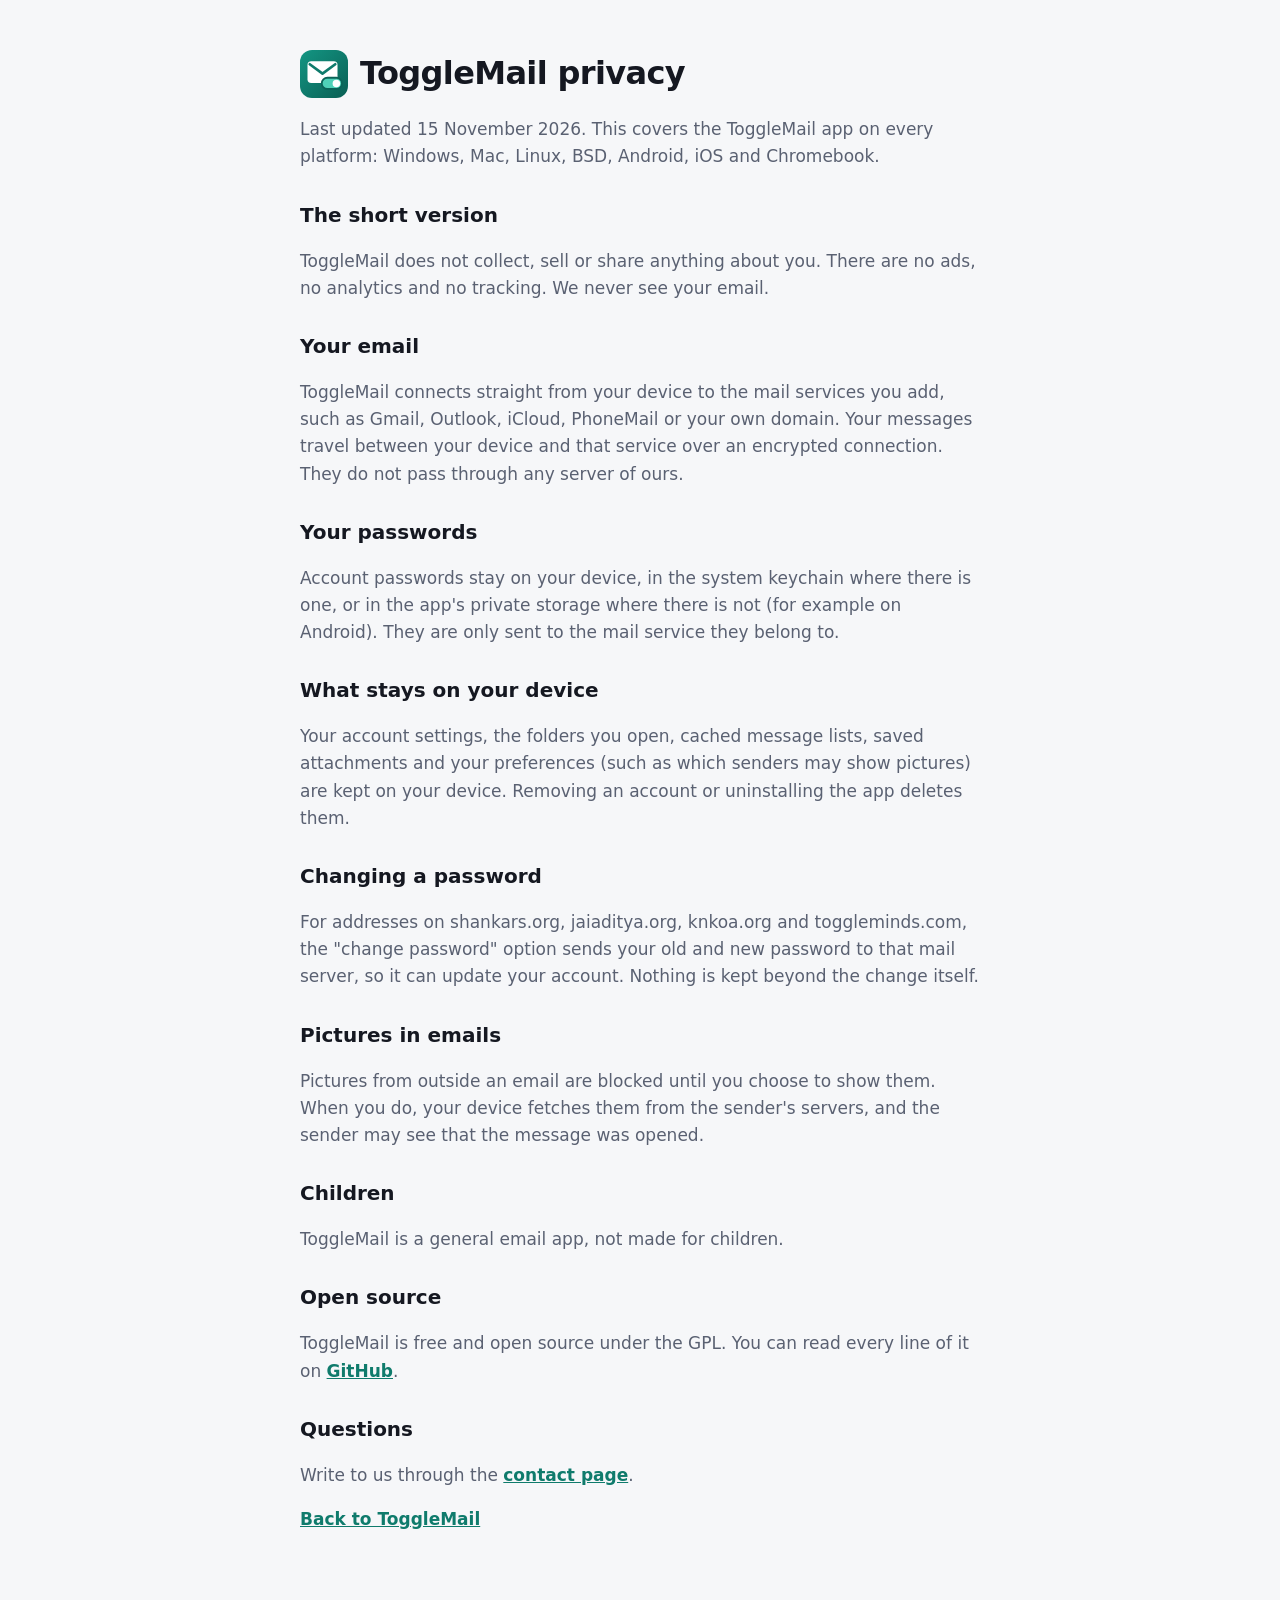
<file: togglemail/privacy/index.html>
<!doctype html>
<html lang="en">
<head>
<meta charset="utf-8">
<meta name="viewport" content="width=device-width, initial-scale=1">
<title>Privacy · ToggleMail</title>
<link rel="icon" href="/togglemail-logo.svg" type="image/svg+xml">
<style>
  :root { --bg: #f6f7f9; --ink: #151821; --muted: #5a6172; --accent: #0f7b6c; color-scheme: light; }
  @media (prefers-color-scheme: dark) { :root { --bg: #0f1116; --ink: #e8eaf0; --muted: #9aa1b2; --accent: #4fd1b8; color-scheme: dark; } }
  body { margin: 0; background: var(--bg); color: var(--ink); font: 17px/1.6 system-ui, -apple-system, "Segoe UI", Roboto, sans-serif; }
  .wrap { max-width: 680px; margin: 0 auto; padding: 48px 20px 60px; }
  .top { display: flex; align-items: center; gap: 12px; }
  .top img { width: 48px; height: 48px; }
  h1 { font-size: 32px; letter-spacing: -0.02em; margin: 0; }
  h2 { font-size: 20px; margin: 28px 0 6px; }
  p, li { color: var(--muted); }
  a { color: var(--accent); font-weight: 650; }
</style>
</head>
<body>
<div class="wrap">
  <div class="top"><img src="/togglemail-logo.svg" alt=""><h1>ToggleMail privacy</h1></div>
  <p>Last updated 15 November 2026. This covers the ToggleMail app on every platform: Windows, Mac, Linux, BSD, Android, iOS and Chromebook.</p>

  <h2>The short version</h2>
  <p>ToggleMail does not collect, sell or share anything about you. There are no ads, no analytics and no tracking. We never see your email.</p>

  <h2>Your email</h2>
  <p>ToggleMail connects straight from your device to the mail services you add, such as Gmail, Outlook, iCloud, PhoneMail or your own domain. Your messages travel between your device and that service over an encrypted connection. They do not pass through any server of ours.</p>

  <h2>Your passwords</h2>
  <p>Account passwords stay on your device, in the system keychain where there is one, or in the app's private storage where there is not (for example on Android). They are only sent to the mail service they belong to.</p>

  <h2>What stays on your device</h2>
  <p>Your account settings, the folders you open, cached message lists, saved attachments and your preferences (such as which senders may show pictures) are kept on your device. Removing an account or uninstalling the app deletes them.</p>

  <h2>Changing a password</h2>
  <p>For addresses on shankars.org, jaiaditya.org, knkoa.org and toggleminds.com, the "change password" option sends your old and new password to that mail server, so it can update your account. Nothing is kept beyond the change itself.</p>

  <h2>Pictures in emails</h2>
  <p>Pictures from outside an email are blocked until you choose to show them. When you do, your device fetches them from the sender's servers, and the sender may see that the message was opened.</p>

  <h2>Children</h2>
  <p>ToggleMail is a general email app, not made for children.</p>

  <h2>Open source</h2>
  <p>ToggleMail is free and open source under the GPL. You can read every line of it on <a href="https://github.com/ShankarOnline/togglemail">GitHub</a>.</p>

  <h2>Questions</h2>
  <p>Write to us through the <a href="/togglemail/contact/">contact page</a>.</p>

  <p><a href="/togglemail/">Back to ToggleMail</a></p>
</div>
</body>
</html>
</file>
<file: togglemail/demo/style.css>
/* Toggle Minds palette: teal #0f7b6c, mint #4fd1b8. */
:root {
  --bg: #f6f7f9;
  --panel: #ffffff;
  --text: #1c2430;
  --muted: #6b7686;
  --line: #e3e7ec;
  --accent: #0f7b6c;
  --accent-text: #ffffff;
  --hover: #eef3f2;
  --selected: #d5efe9;
  --danger: #c62828;
  --unread: #0b5f54;
  --mint: #4fd1b8;
  /* column colours (coloured mode) */
  --nav-bg: #0f7b6c;
  --nav-text: #e9f7f4;
  --nav-muted: #a9dcd2;
  --nav-hover: rgb(255 255 255 / .10);
  --nav-active: rgb(255 255 255 / .20);
  --list-bg: #f0f8f6;
  --list-head: #e3f3ef;
  --reader-bg: #ffffff;
  color-scheme: light;
}
@media (prefers-color-scheme: dark) {
  :root {
    --bg: #111418;
    --panel: #1a1e24;
    --text: #e6e9ee;
    --muted: #96a0ad;
    --line: #2a3038;
    --accent: #3fbfa6;
    --accent-text: #08201c;
    --hover: #222a2f;
    --selected: #1d3d38;
    --danger: #ff6b6b;
    --unread: #7fe0cc;
    --nav-bg: #0b2f2a;
    --nav-text: #dff3ee;
    --nav-muted: #86b9ae;
    --list-bg: #141b1c;
    --list-head: #182224;
    --reader-bg: #1a1e24;
    color-scheme: dark;
  }
}
/* Plain mode: one neutral surface everywhere. */
#app.plain {
  --nav-bg: var(--bg);
  --nav-text: var(--text);
  --nav-muted: var(--muted);
  --nav-hover: var(--hover);
  --nav-active: var(--selected);
  --list-bg: var(--panel);
  --list-head: var(--panel);
  --reader-bg: var(--panel);
}

* { box-sizing: border-box; }
[hidden] { display: none !important; }
html, body { margin: 0; height: 100%; }
body {
  background: var(--bg);
  color: var(--text);
  font: 14px/1.45 system-ui, -apple-system, "Segoe UI", Ubuntu, Cantarell, "Noto Sans", sans-serif;
}
button, input, select, textarea { font: inherit; color: inherit; }
button {
  background: var(--panel); border: 1px solid var(--line); border-radius: 6px;
  padding: 5px 10px; cursor: pointer;
}
button:hover { background: var(--hover); }
button:disabled { opacity: .5; cursor: default; }
button.primary { background: var(--accent); color: var(--accent-text); border-color: var(--accent); }
button.ghost { background: transparent; border-color: transparent; color: var(--accent); }
button.danger { color: var(--danger); }
button.icon { padding: 5px 9px; }
svg { width: 18px; height: 18px; fill: none; stroke: currentColor; stroke-width: 1.9; stroke-linecap: round; stroke-linejoin: round; flex: none; }
input, select, textarea {
  background: var(--panel); border: 1px solid var(--line); border-radius: 6px; padding: 6px 8px; width: 100%;
}
input:focus, select:focus, textarea:focus, #editor:focus { outline: 2px solid var(--accent); outline-offset: -1px; }
.muted { color: var(--muted); }
.grow { flex: 1; }
.error { color: var(--danger); min-height: 1em; margin: 4px 0; }
.note { color: var(--muted); font-size: 12.5px; margin: 0; }

/* ---------- layouts ---------- */
#app { --nav-w: 240px; --list-w: 380px; display: grid; height: 100vh; }
#app.nav-icons { --nav-w: 64px; }
/* Reading pane on the right: three columns. */
#app.pane-right { grid-template-columns: var(--nav-w) var(--list-w) 1fr; grid-template-areas: "nav list reader"; }
/* Reading pane at the bottom: the list sits above the message. */
#app.pane-bottom { grid-template-columns: var(--nav-w) 1fr; grid-template-rows: minmax(160px, 42%) 1fr; grid-template-areas: "nav list" "nav reader"; }
/* Reading pane off: two columns; an open message takes the list's place. */
#app.pane-off { grid-template-columns: var(--nav-w) 1fr; grid-template-areas: "nav main"; }
#app.pane-off #list-pane, #app.pane-off #reader { grid-area: main; }
#app.pane-off:not(.reading) #reader { display: none; }
#app.pane-off.reading #list-pane { display: none; }
#back-btn { display: none; }
#app.pane-off #back-btn { display: inline-block; }
#sidebar { grid-area: nav; }
#list-pane { grid-area: list; }
#reader { grid-area: reader; }
#app.pane-bottom #list-pane { border-right: none; border-bottom: 1px solid var(--line); }
#app.pane-bottom #messages li .top, #app.pane-off #messages li .top { max-width: 1100px; }

/* ---------- sidebar ---------- */
#sidebar {
  background: var(--nav-bg); color: var(--nav-text); border-right: 1px solid var(--line);
  padding: 10px 8px; overflow-y: auto; overflow-x: hidden; display: flex; flex-direction: column; gap: 8px;
}
.side-top { display: flex; align-items: center; gap: 6px; }
.side-btn { background: transparent; border: none; color: var(--nav-text); }
.side-btn:hover { background: var(--nav-hover); }
.brand { display: flex; align-items: center; gap: 8px; font-weight: 750; letter-spacing: -0.01em; white-space: nowrap; }
.brand img { border-radius: 6px; }
#compose-btn { width: 100%; padding: 9px; display: flex; align-items: center; justify-content: center; gap: 8px; }
#app:not(.plain) #compose-btn { background: var(--mint); color: #08302a; border-color: var(--mint); font-weight: 600; }
#add-account-btn { display: flex; align-items: center; justify-content: center; gap: 6px; color: var(--nav-text); }
#add-account-btn:hover { background: var(--nav-hover); }
.acct { margin-top: 6px; }
.acct-head { display: flex; align-items: center; gap: 8px; padding: 4px 6px; font-weight: 600; font-size: 13px; }
.acct-head .aname { overflow: hidden; text-overflow: ellipsis; white-space: nowrap; flex: 1; }
.acct-head button { padding: 0 6px; border: none; background: transparent; color: var(--nav-muted); }
.acct-head button:hover { background: var(--nav-hover); color: var(--nav-text); }
.avatar {
  width: 26px; height: 26px; border-radius: 50%; display: grid; place-items: center; flex: none;
  background: var(--mint); color: #08302a; font-weight: 700; font-size: 10.5px; letter-spacing: -.02em; text-transform: uppercase;
}
/* Accounts grouped by mail service */
.service-head {
  display: flex; align-items: center; gap: 8px; margin: 12px 4px 2px; padding-top: 8px;
  border-top: 1px solid rgb(255 255 255 / .14); font-size: 11.5px; font-weight: 700;
  text-transform: uppercase; letter-spacing: .06em; color: var(--nav-muted);
}
#accounts .service-head:first-child { border-top: none; margin-top: 2px; padding-top: 0; }
#app.plain .service-head { border-top-color: var(--line); }
.service-logo { width: 20px; height: 20px; display: grid; place-items: center; flex: none;
  background: #fff; border-radius: 5px; padding: 2px; }
.service-logo img, .service-logo svg { width: 16px; height: 16px; border-radius: 3px; }
.brand-logo.mono { color: #111; }
.avatar { position: relative; }
.avatar.three { font-size: 9.5px; letter-spacing: -.04em; }
.avatar .badge {
  position: absolute; right: -4px; bottom: -4px; width: 14px; height: 14px; display: grid; place-items: center;
  background: #fff; border-radius: 4px; box-shadow: 0 0 0 1.5px var(--nav-bg);
}
.avatar .badge img, .avatar .badge svg { width: 11px; height: 11px; border-radius: 2px; }
.acct-head .aname { display: flex; flex-direction: column; line-height: 1.2; min-width: 0; }
.acct-head .aname .who { overflow: hidden; text-overflow: ellipsis; white-space: nowrap; }
.acct-head .aname .addr { font-size: 11px; font-weight: 400; color: var(--nav-muted); overflow: hidden; text-overflow: ellipsis; white-space: nowrap; }
#app.nav-icons .service-head { justify-content: center; margin: 10px 0 2px; }
.folder { display: flex; align-items: center; gap: 10px; padding: 6px 10px; border-radius: 6px; cursor: pointer; color: var(--nav-text); }
.folder .fname { flex: 1; overflow: hidden; text-overflow: ellipsis; white-space: nowrap; }
.folder:hover { background: var(--nav-hover); }
.folder.active { background: var(--nav-active); font-weight: 600; }
.folder .count { font-weight: 700; font-size: 12px; color: var(--mint); }
#app.plain .folder .count { color: var(--accent); }
.folder.sub { padding-left: 22px; }
.acct-error { color: #ffb4b4; font-size: 12px; padding: 2px 10px; }
#app.plain .acct-error { color: var(--danger); }

/* Navigation collapsed to icons. */
#app.nav-icons .side-top .brand, #app.nav-icons .txt, #app.nav-icons .fname, #app.nav-icons .aname, #app.nav-icons .acct-head button,
#app.nav-icons .acct-error { display: none; }
#app.nav-icons .side-top { flex-direction: column; }
#app.nav-icons .folder, #app.nav-icons .folder.sub { justify-content: center; padding: 8px 0; position: relative; }
#app.nav-icons .folder .count {
  position: absolute; top: 1px; right: 4px; font-size: 10px; min-width: 16px; padding: 0 4px; border-radius: 8px;
  background: var(--mint); color: #08302a; text-align: center;
}
#app.nav-icons .acct-head { justify-content: center; cursor: pointer; }
#app.nav-icons .acct { border-top: 1px solid rgb(255 255 255 / .12); padding-top: 6px; }

/* ---------- message list ---------- */
#list-pane { border-right: 1px solid var(--line); background: var(--list-bg); display: flex; flex-direction: column; min-width: 0; min-height: 0; }
.pane-head { display: flex; gap: 6px; padding: 10px; border-bottom: 1px solid var(--line); background: var(--list-head); }
#list-title { padding: 8px 12px 4px; font-weight: 600; color: var(--muted); font-size: 12px; text-transform: uppercase; letter-spacing: .04em; }
#messages { list-style: none; margin: 0; padding: 0; overflow-y: auto; flex: 1; }
#messages li { padding: 9px 12px; border-bottom: 1px solid var(--line); cursor: pointer; border-left: 3px solid transparent; }
#messages li:hover { background: var(--hover); }
#messages li.active { background: var(--selected); border-left-color: var(--accent); }
#messages li.unread { border-left-color: var(--mint); }
#messages .top { display: flex; gap: 8px; }
#messages .who { flex: 1; overflow: hidden; text-overflow: ellipsis; white-space: nowrap; }
#messages .when { color: var(--muted); font-size: 12px; white-space: nowrap; }
#messages .subj { overflow: hidden; text-overflow: ellipsis; white-space: nowrap; color: var(--muted); }
#messages li.unread .who, #messages li.unread .subj { font-weight: 650; color: var(--unread); }
#messages .flag { color: #e0a100; }
#messages .placeholder { color: var(--muted); cursor: default; text-align: center; padding: 30px 12px; border-left: none; }
#more-btn { margin: 6px; }

/* View menu */
.view-wrap { position: relative; }
.menu {
  position: absolute; right: 0; top: calc(100% + 6px); z-index: 20; width: 220px; padding: 8px;
  background: var(--panel); border: 1px solid var(--line); border-radius: 10px; box-shadow: 0 8px 28px rgb(0 0 0 / .18);
}
.menu-title { font-size: 11.5px; text-transform: uppercase; letter-spacing: .05em; color: var(--muted); margin: 8px 6px 4px; font-weight: 600; }
.menu-title:first-child { margin-top: 2px; }
.menu label { display: flex; gap: 8px; align-items: center; padding: 5px 6px; border-radius: 6px; cursor: pointer; }
.menu label:hover { background: var(--hover); }
.menu input { width: auto; margin: 0; accent-color: var(--accent); }

/* ---------- reader ---------- */
#reader { overflow: hidden; display: flex; flex-direction: column; min-width: 0; min-height: 0; background: var(--reader-bg); }
.empty { margin: auto; max-width: 420px; text-align: center; color: var(--muted); padding: 24px; }
.empty h2 { color: var(--accent); }
#reader-msg { display: flex; flex-direction: column; height: 100%; min-height: 0; }
.toolbar { display: flex; flex-wrap: wrap; gap: 6px; padding: 10px 16px; border-bottom: 1px solid var(--line); align-items: center; }
.toolbar .sep { width: 8px; }
.toolbar select { width: auto; }
#r-subject { font-size: 20px; margin: 14px 16px 6px; }
.meta { padding: 0 16px 10px; font-size: 13px; }
.banner { margin: 0 16px 8px; padding: 8px 10px; border-radius: 6px; background: var(--hover); font-size: 13px; display: flex; gap: 10px; align-items: center; }
#r-attachments { list-style: none; display: flex; flex-wrap: wrap; gap: 6px; margin: 0 16px 8px; padding: 0; }
#r-attachments:empty { display: none; }
#r-attachments button { font-size: 12.5px; }
#r-body { flex: 1; border: none; border-top: 1px solid var(--line); width: 100%; background: #fff; }

/* ---------- dialogs ---------- */
dialog { border: 1px solid var(--line); border-radius: 10px; background: var(--panel); color: var(--text); padding: 18px 20px; width: min(560px, 92vw); }
dialog::backdrop { background: rgb(0 0 0 / .35); }
#compose-dlg { width: min(820px, 94vw); }
dialog h2 { margin: 0 0 10px; font-size: 18px; }
dialog label { display: block; margin: 8px 0; font-size: 12.5px; color: var(--muted); }
dialog label input, dialog label select, dialog label textarea { margin-top: 3px; color: var(--text); font-size: 14px; }
.row { display: flex; gap: 10px; }
.row label { flex: 1; }
.row label.port { flex: 0 0 110px; }
dialog label.check { display: flex; gap: 8px; align-items: center; }
dialog label.check input { width: auto; margin: 0; }
details summary { cursor: pointer; color: var(--accent); margin: 8px 0; }
.actions { display: flex; gap: 8px; margin-top: 12px; align-items: center; }
.editor-bar { display: flex; gap: 4px; flex-wrap: wrap; align-items: center; margin-top: 8px; }
.editor-bar button { padding: 3px 9px; }
.editor-bar .attach { margin: 0; cursor: pointer; color: var(--accent); font-size: 14px; }
#editor { min-height: 260px; max-height: 50vh; overflow-y: auto; border: 1px solid var(--line); border-radius: 6px; padding: 10px; margin-top: 6px; background: var(--panel); }
#editor blockquote { border-left: 3px solid var(--line); margin: 0 0 0 4px; padding-left: 10px; color: var(--muted); }
#compose-files { list-style: none; padding: 0; margin: 6px 0 0; display: flex; flex-wrap: wrap; gap: 6px; }
#compose-files li { background: var(--hover); border-radius: 6px; padding: 3px 8px; font-size: 12.5px; }
#compose-files li button { border: none; background: transparent; padding: 0 0 0 6px; }

/* Settings */
#settings-dlg { width: min(760px, 94vw); padding: 0; overflow: hidden; }
.settings { display: grid; grid-template-columns: 170px 1fr; min-height: 460px; }
.tabs { background: var(--nav-bg); color: var(--nav-text); padding: 16px 10px; display: flex; flex-direction: column; gap: 4px; }
.tabs h2 { font-size: 16px; margin: 0 6px 10px; }
.tabs button { background: transparent; border: none; color: var(--nav-text); text-align: left; padding: 7px 10px; }
.tabs button:hover { background: var(--nav-hover); }
.tabs button.active { background: var(--nav-active); font-weight: 600; }
.tab-body { padding: 16px 20px; display: flex; flex-direction: column; max-height: 80vh; overflow-y: auto; }
.tab-body h3 { font-size: 13px; text-transform: uppercase; letter-spacing: .05em; color: var(--accent); margin: 14px 0 2px; }
.tab-body h3:first-child { margin-top: 0; }
.tab-body section { flex: 1; }
.rows { list-style: none; margin: 0 0 12px; padding: 0; }
.rows li { display: flex; align-items: center; gap: 8px; padding: 8px 4px; border-bottom: 1px solid var(--line); }
.rows li .grow { overflow: hidden; text-overflow: ellipsis; white-space: nowrap; }
.rows li button { padding: 3px 9px; font-size: 13px; }
.rows .tag { font-size: 11px; color: var(--muted); border: 1px solid var(--line); border-radius: 10px; padding: 1px 7px; }
.new-folder input { flex: 1; }
.new-folder button { flex: none; }
.about { display: flex; gap: 16px; align-items: flex-start; }
.about img { border-radius: 14px; }
.about h3 { text-transform: none; letter-spacing: 0; font-size: 18px; color: var(--text); }
#password-dlg { width: min(460px, 92vw); }
.side-link { display: flex; align-items: center; justify-content: center; gap: 6px; color: var(--nav-text) !important; }
.side-link:hover { background: var(--nav-hover); }
#sidebar .grow { min-height: 8px; }

/* Right-click menu and drag-and-drop */
.menu.ctx { position: fixed; width: 190px; }
.menu.ctx button { display: block; width: 100%; text-align: left; border: none; background: transparent; padding: 6px 8px; }
.menu.ctx button:hover { background: var(--hover); }
.menu.ctx button.danger { color: var(--danger); }
.menu.time { width: 250px; z-index: 40; }
.menu.time input { margin: 4px 0 8px; }
.menu.time #time-set { width: 100%; }
#messages .when.sched { color: var(--accent); font-weight: 600; }
.folder .ftools { display: none; gap: 2px; }
.folder:hover .ftools { display: flex; }
.folder .ftools button { border: none; background: transparent; color: var(--nav-text); padding: 0 4px; font-size: 13px; line-height: 1.4; }
.folder .ftools button:hover { background: var(--nav-hover); }
#app.nav-icons .folder .ftools { display: none; }
.new-folder-row { color: var(--nav-muted); font-size: 13px; }
.new-folder-row:hover { color: var(--nav-text); }
.folder.drop { outline: 2px dashed var(--mint); outline-offset: -2px; }
#messages li.dragging { opacity: .5; }

#toast { position: fixed; bottom: 18px; left: 50%; transform: translateX(-50%); background: var(--text); color: var(--panel); padding: 8px 14px; border-radius: 8px; font-size: 13px; z-index: 30; max-width: 80vw; }

@media (max-width: 1100px) { #app { --nav-w: 200px; --list-w: 320px; } #app.nav-icons { --nav-w: 64px; } }
</file>
